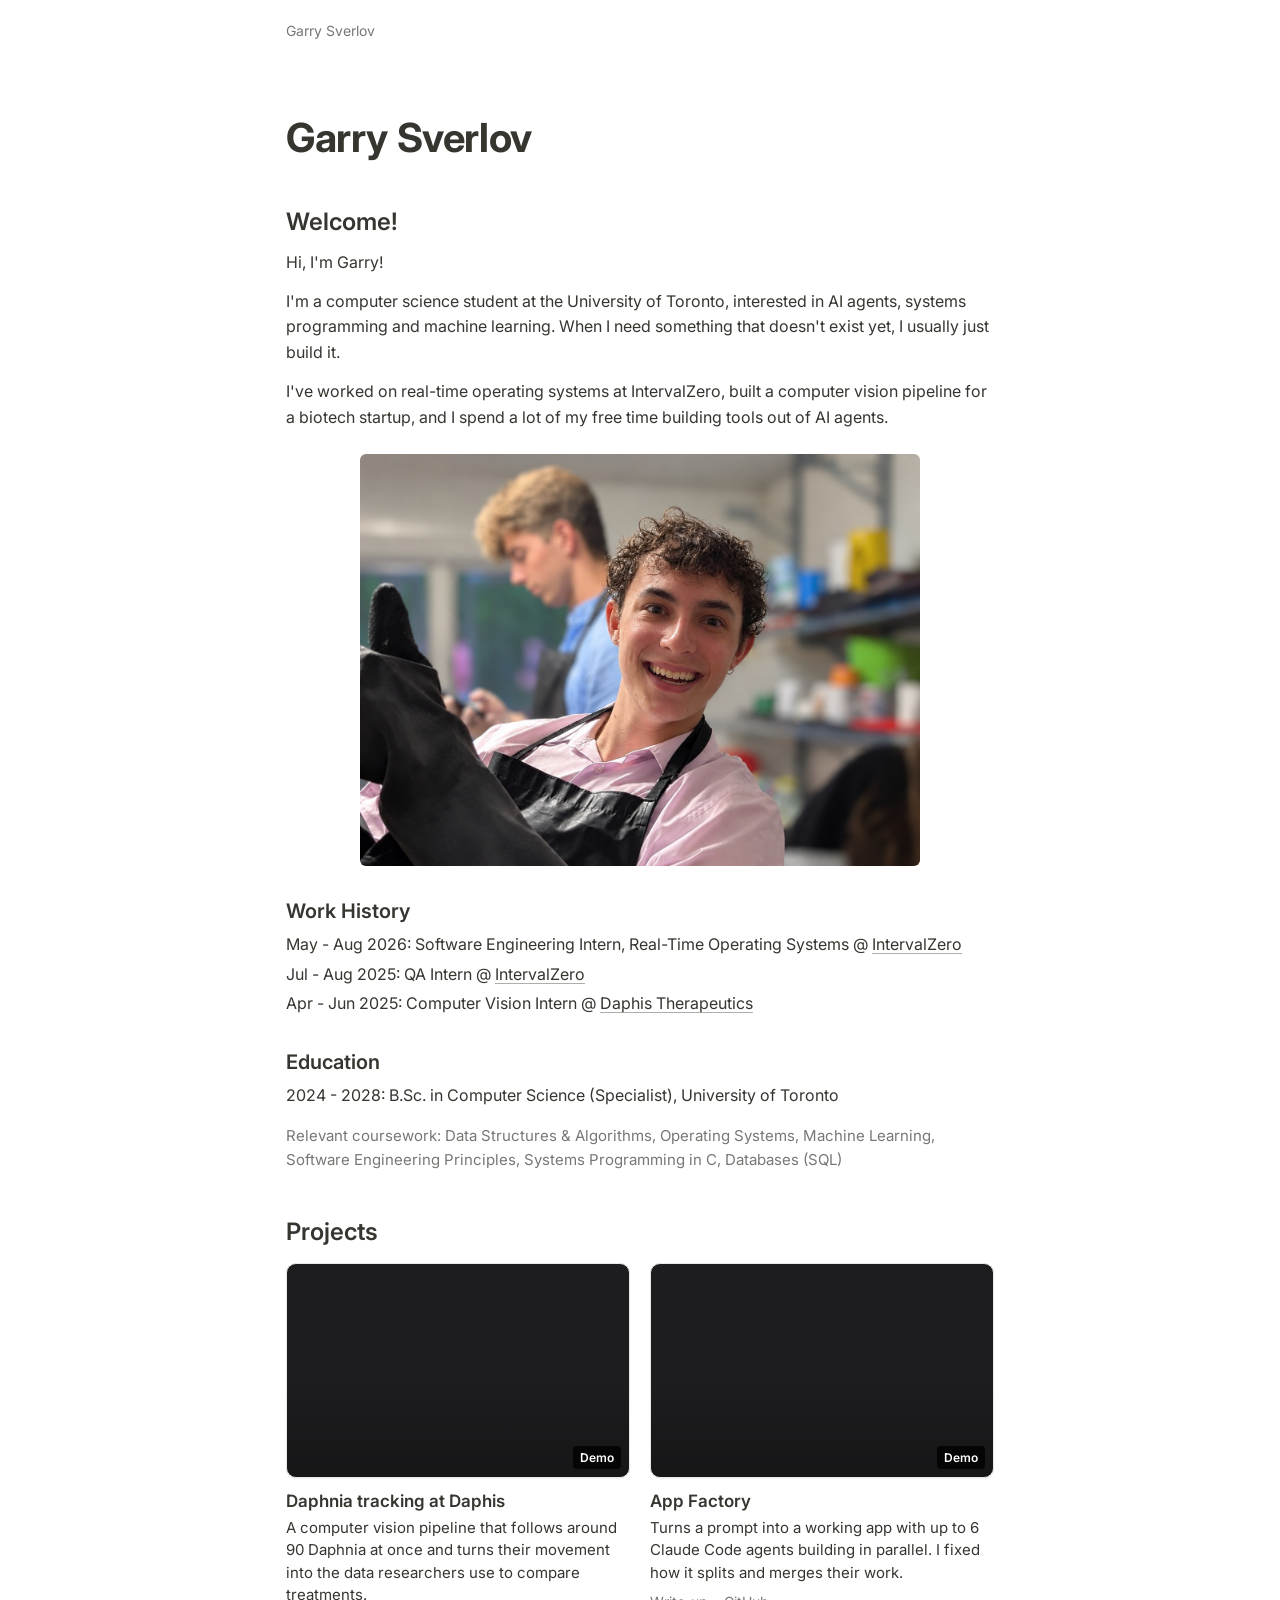
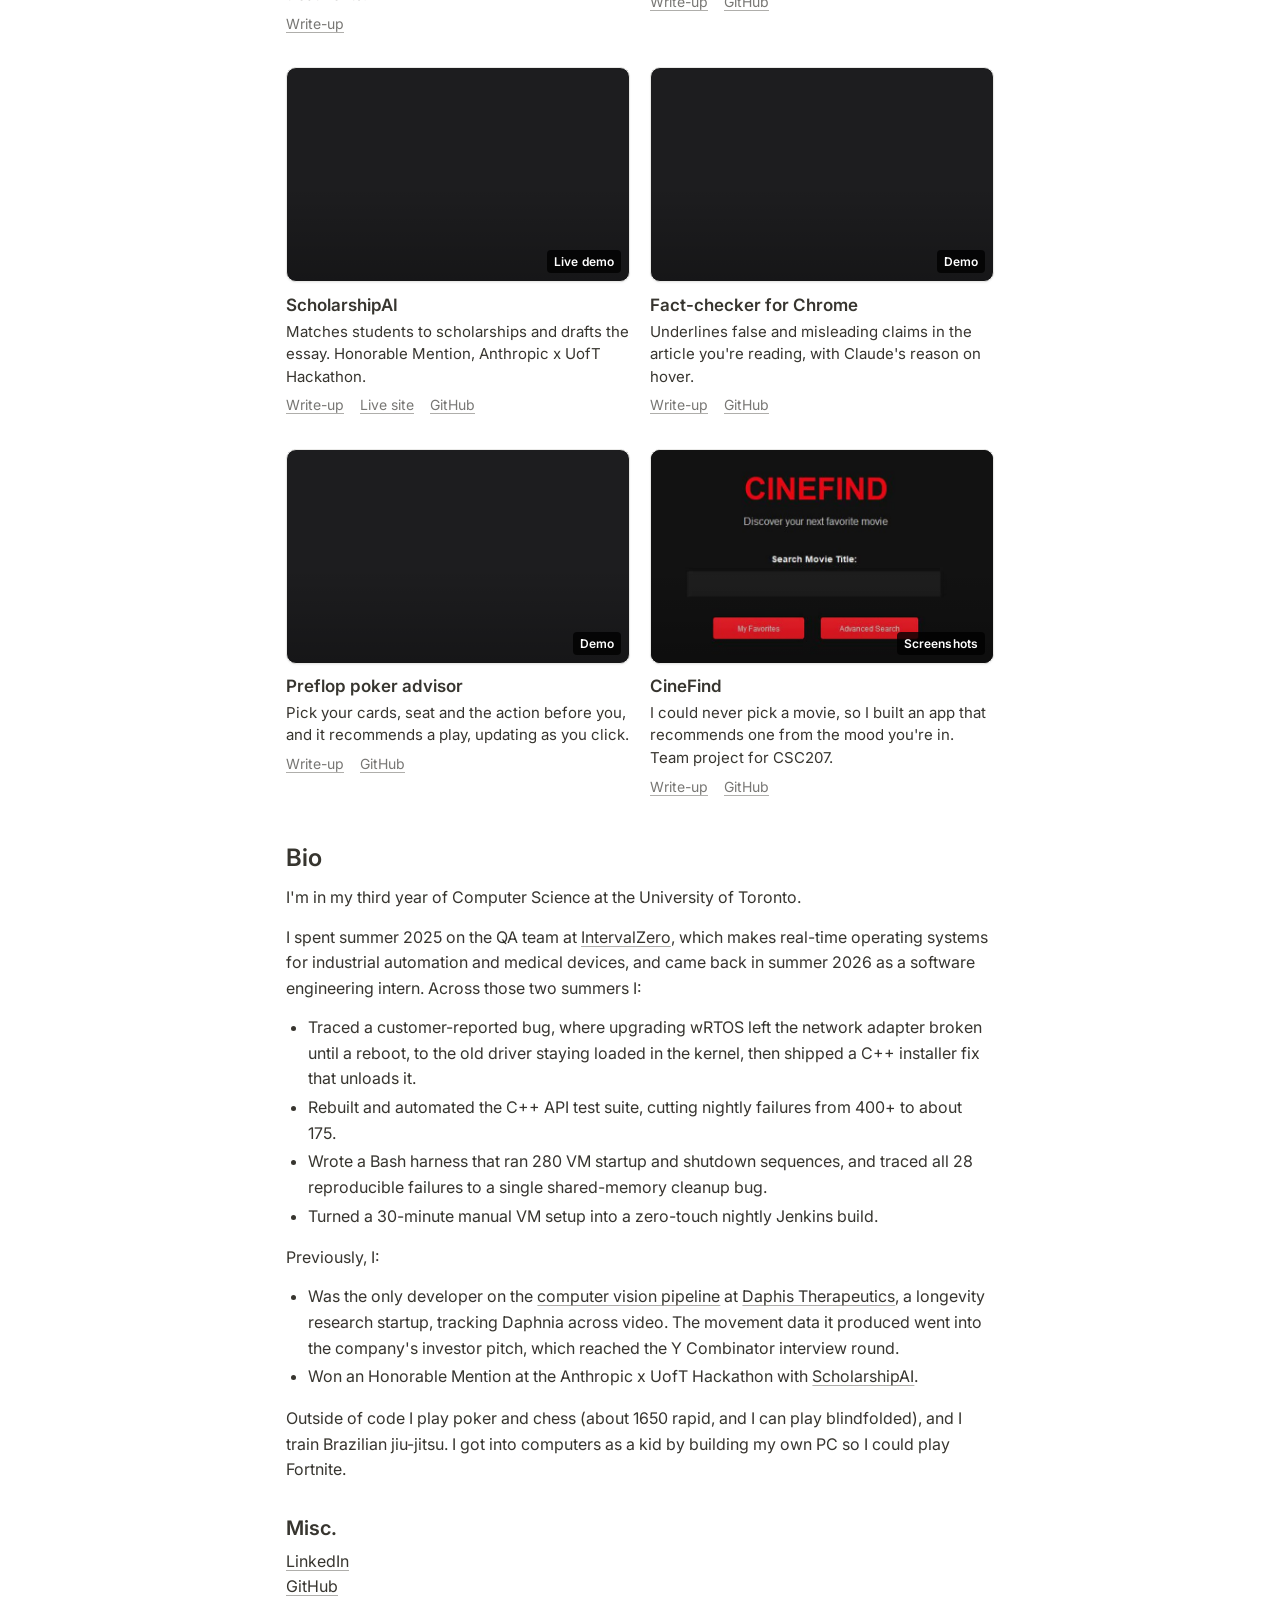
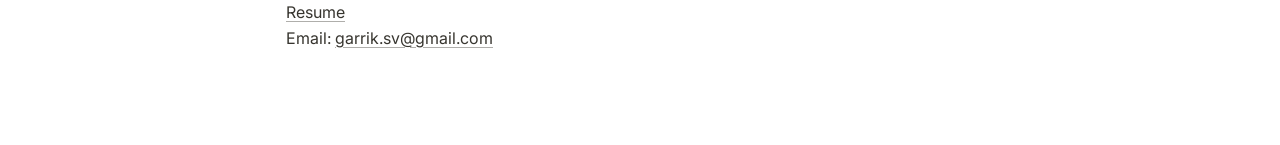
<file: index.html>
<!doctype html>
<html lang="en">
<head>
<meta charset="utf-8">
<meta name="viewport" content="width=device-width, initial-scale=1, viewport-fit=cover">
<title>Garry Sverlov</title>
<meta name="claude:viewport-fit-sides" content="cover">
<meta name="description" content="Garry Sverlov, computer science student at the University of Toronto. Work history, projects and contact.">
<link rel="preconnect" href="https://fonts.googleapis.com">
<link rel="preconnect" href="https://fonts.gstatic.com" crossorigin>
<link href="https://fonts.googleapis.com/css2?family=Inter:wght@400;500;600;700&display=swap" rel="stylesheet">
<link rel="stylesheet" href="style.css">
</head>
<body>
<main class="page">

  <div class="crumb">Garry Sverlov</div>

  <h1>Garry Sverlov</h1>

  <h2>Welcome!</h2>
  <p>Hi, I'm Garry!</p>
  <p>I'm a computer science student at the University of Toronto, interested in AI agents, systems programming and machine learning. When I need something that doesn't exist yet, I usually just build it.</p>
  <p>I've worked on real-time operating systems at IntervalZero, built a computer vision pipeline for a biotech startup, and I spend a lot of my free time building tools out of AI agents.</p>

  <figure class="photo">
    <img src="photo.jpg" alt="Garry Sverlov" width="1400" height="1029">
  </figure>

  <h3>Work History</h3>
  <ul class="lines">
    <li>May - Aug 2026: Software Engineering Intern, Real-Time Operating Systems @ <a href="https://www.intervalzero.com/">IntervalZero</a></li>
    <li>Jul - Aug 2025: QA Intern @ <a href="https://www.intervalzero.com/">IntervalZero</a></li>
    <li>Apr - Jun 2025: Computer Vision Intern @ <a href="https://daphistx.com/">Daphis Therapeutics</a></li>
  </ul>

  <h3>Education</h3>
  <ul class="lines">
    <li>2024 - 2028: B.Sc. in Computer Science (Specialist), University of Toronto</li>
  </ul>
  <p class="muted" style="font-size:15px">Relevant coursework: Data Structures &amp; Algorithms, Operating Systems, Machine Learning, Software Engineering Principles, Systems Programming in C, Databases (SQL)</p>

  <h2>Projects</h2>
  <div class="cards">
    <article class="card">
      <a class="thumb" href="projects/daphnia-tracking.html" aria-label="Daphnia tracking at Daphis">
        <video src="thumbs/daphnia-tracking.mp4" autoplay muted loop playsinline preload="metadata"></video>
        <span class="badge">Demo</span>
      </a>
      <a class="card-title" href="projects/daphnia-tracking.html">Daphnia tracking at Daphis</a>
      <p>A computer vision pipeline that follows around 90 Daphnia at once and turns their movement into the data researchers use to compare treatments.</p>
      <div class="proj-links"><a href="projects/daphnia-tracking.html">Write-up</a></div>
    </article>
    <article class="card">
      <a class="thumb" href="projects/app-factory.html" aria-label="App Factory">
        <video src="thumbs/app-factory.mp4" autoplay muted loop playsinline preload="metadata"></video>
        <span class="badge">Demo</span>
      </a>
      <a class="card-title" href="projects/app-factory.html">App Factory</a>
      <p>Turns a prompt into a working app with up to 6 Claude Code agents building in parallel. I fixed how it splits and merges their work.</p>
      <div class="proj-links"><a href="projects/app-factory.html">Write-up</a><a href="https://github.com/gsverlov/App-factory">GitHub</a></div>
    </article>
    <article class="card">
      <a class="thumb" href="projects/scholarshipai.html" aria-label="ScholarshipAI">
        <video src="thumbs/scholarshipai.mp4" autoplay muted loop playsinline preload="metadata"></video>
        <span class="badge">Live demo</span>
      </a>
      <a class="card-title" href="projects/scholarshipai.html">ScholarshipAI</a>
      <p>Matches students to scholarships and drafts the essay. Honorable Mention, Anthropic x UofT Hackathon.</p>
      <div class="proj-links"><a href="projects/scholarshipai.html">Write-up</a><a href="https://scholarship-ai--garriksv3.replit.app/">Live site</a><a href="https://github.com/gsverlov/scholarship-hackathon">GitHub</a></div>
    </article>
    <article class="card">
      <a class="thumb" href="projects/fact-checker.html" aria-label="Fact-checker for Chrome">
        <video src="thumbs/fact-checker.mp4" autoplay muted loop playsinline preload="metadata"></video>
        <span class="badge">Demo</span>
      </a>
      <a class="card-title" href="projects/fact-checker.html">Fact-checker for Chrome</a>
      <p>Underlines false and misleading claims in the article you're reading, with Claude's reason on hover.</p>
      <div class="proj-links"><a href="projects/fact-checker.html">Write-up</a><a href="https://github.com/gsverlov/factcheck-extension">GitHub</a></div>
    </article>
    <article class="card">
      <a class="thumb" href="projects/poker-advisor.html" aria-label="Preflop poker advisor">
        <video src="thumbs/poker-advisor.mp4" autoplay muted loop playsinline preload="metadata"></video>
        <span class="badge">Demo</span>
      </a>
      <a class="card-title" href="projects/poker-advisor.html">Preflop poker advisor</a>
      <p>Pick your cards, seat and the action before you, and it recommends a play, updating as you click.</p>
      <div class="proj-links"><a href="projects/poker-advisor.html">Write-up</a><a href="https://github.com/gsverlov/PreflopPoker2">GitHub</a></div>
    </article>
    <article class="card">
      <a class="thumb" href="projects/cinefind.html" aria-label="CineFind">
        <img src="thumbs/cinefind.jpg" alt="">
        <span class="badge">Screenshots</span>
      </a>
      <a class="card-title" href="projects/cinefind.html">CineFind</a>
      <p>I could never pick a movie, so I built an app that recommends one from the mood you're in. Team project for CSC207.</p>
      <div class="proj-links"><a href="projects/cinefind.html">Write-up</a><a href="https://github.com/gsverlov/CineFind-Movie-app">GitHub</a></div>
    </article>
  </div>

  <h2>Bio</h2>
  <p>I'm in my third year of Computer Science at the University of Toronto.</p>
  <p>I spent summer 2025 on the QA team at <a href="https://www.intervalzero.com/">IntervalZero</a>, which makes real-time operating systems for industrial automation and medical devices, and came back in summer 2026 as a software engineering intern. Across those two summers I:</p>
  <ul>
    <li>Traced a customer-reported bug, where upgrading wRTOS left the network adapter broken until a reboot, to the old driver staying loaded in the kernel, then shipped a C++ installer fix that unloads it.</li>
    <li>Rebuilt and automated the C++ API test suite, cutting nightly failures from 400+ to about 175.</li>
    <li>Wrote a Bash harness that ran 280 VM startup and shutdown sequences, and traced all 28 reproducible failures to a single shared-memory cleanup bug.</li>
    <li>Turned a 30-minute manual VM setup into a zero-touch nightly Jenkins build.</li>
  </ul>
  <p>Previously, I:</p>
  <ul>
    <li>Was the only developer on the <a href="projects/daphnia-tracking.html">computer vision pipeline</a> at <a href="https://daphistx.com/">Daphis Therapeutics</a>, a longevity research startup, tracking Daphnia across video. The movement data it produced went into the company's investor pitch, which reached the Y Combinator interview round.</li>
    <li>Won an Honorable Mention at the Anthropic x UofT Hackathon with <a href="projects/scholarshipai.html">ScholarshipAI</a>.</li>
  </ul>
  <p>Outside of code I play poker and chess (about 1650 rapid, and I can play blindfolded), and I train Brazilian jiu-jitsu. I got into computers as a kid by building my own PC so I could play Fortnite.</p>

  <h3>Misc.</h3>
  <p><a href="https://www.linkedin.com/in/garry-sverlov-aab6aa297/">LinkedIn</a><br>
     <a href="https://github.com/gsverlov">GitHub</a><br>
     <a href="resume.pdf">Resume</a><br>
     Email: <a href="mailto:garrik.sv@gmail.com">garrik.sv@gmail.com</a></p>

</main>
<script>
  if (window.matchMedia && window.matchMedia("(prefers-reduced-motion: reduce)").matches) {
    document.querySelectorAll("video").forEach((v) => { v.removeAttribute("autoplay"); v.pause(); });
  }
</script>
<script>
  // Open every page at the top, even if the browser tries to restore an old scroll position.
  if ("scrollRestoration" in history) history.scrollRestoration = "manual";
  window.scrollTo(0, 0);
  window.addEventListener("load", () => {
    if (location.hash) return;
    window.scrollTo(0, 0);
    // In an embedded preview the outer page scrolls, so ask it to bring the top into view too.
    const top = document.body;
    try { top.scrollIntoView({ block: "start" }); } catch (_) {}
  });
</script>
</body>
</html>
</file>
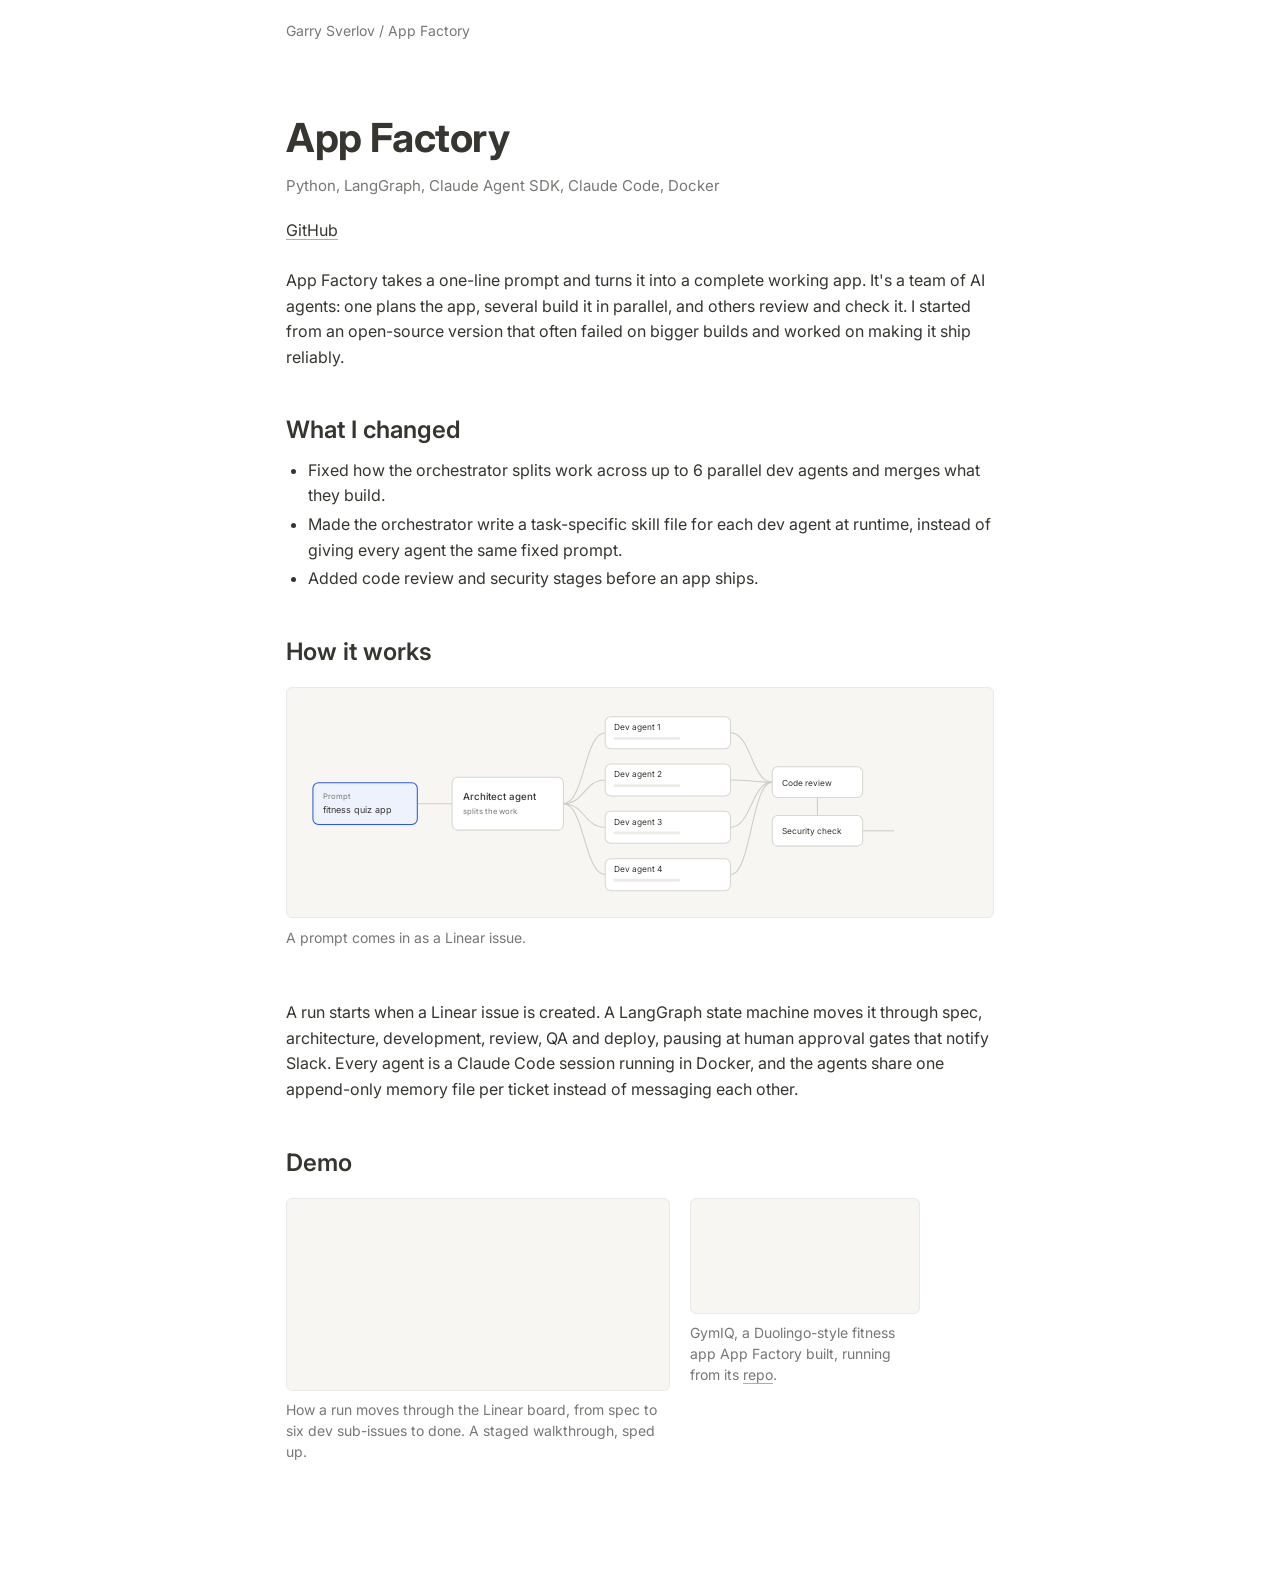
<file: projects/app-factory.html>
<!doctype html>
<html lang="en">
<head>
<meta charset="utf-8">
<meta name="viewport" content="width=device-width, initial-scale=1, viewport-fit=cover">
<title>App Factory - Garry Sverlov</title>
<link rel="preconnect" href="https://fonts.googleapis.com">
<link rel="preconnect" href="https://fonts.gstatic.com" crossorigin>
<link href="https://fonts.googleapis.com/css2?family=Inter:wght@400;500;600;700&display=swap" rel="stylesheet">
<link rel="stylesheet" href="../style.css">
</head>
<body>
<main class="page">
  <div class="crumb"><a href="../">Garry Sverlov</a> / App Factory</div>

  <h1>App Factory</h1>
  <p class="meta">Python, LangGraph, Claude Agent SDK, Claude Code, Docker</p>
  <div class="links"><a href="https://github.com/gsverlov/App-factory">GitHub</a></div>

  <p>App Factory takes a one-line prompt and turns it into a complete working app. It's a team of AI agents: one plans the app, several build it in parallel, and others review and check it. I started from an open-source version that often failed on bigger builds and worked on making it ship reliably.</p>

  <h2>What I changed</h2>
  <ul>
    <li>Fixed how the orchestrator splits work across up to 6 parallel dev agents and merges what they build.</li>
    <li>Made the orchestrator write a task-specific skill file for each dev agent at runtime, instead of giving every agent the same fixed prompt.</li>
    <li>Added code review and security stages before an app ships.</li>
  </ul>

  <h2>How it works</h2>
  <figure>
    <div class="diagram-wrap"><div class="diagram"><svg id="af-svg" viewBox="0 0 980 300" role="img" aria-label="A prompt goes to an architect agent, which splits it across parallel dev agents, then code review, a security check, and a working app."></svg></div></div>
    <p class="diagram-cap" id="af-cap"></p>
  </figure>
  <p>A run starts when a Linear issue is created. A LangGraph state machine moves it through spec, architecture, development, review, QA and deploy, pausing at human approval gates that notify Slack. Every agent is a Claude Code session running in Docker, and the agents share one append-only memory file per ticket instead of messaging each other.</p>

  <h2>Demo</h2>
  <div class="pair">
    <figure class="clip w-linear">
      <video src="../media/appfactory-linear.mp4" autoplay muted loop playsinline preload="metadata" aria-label="Linear board as a run moves from spec to done"></video>
      <figcaption>How a run moves through the Linear board, from spec to six dev sub-issues to done. A staged walkthrough, sped up.</figcaption>
    </figure>
    <figure class="clip w-gym">
      <video src="../media/gymiq-demo.mp4" autoplay muted loop playsinline preload="metadata" aria-label="GymIQ: signing up, picking a goal, opening a lesson"></video>
      <figcaption>GymIQ, a Duolingo-style fitness app App Factory built, running from its <a href="https://github.com/gsverlov/gymiqv6v6-duolingo-style-fitness-knowledge-app">repo</a>.</figcaption>
    </figure>
  </div>
</main>
<script src="../diagrams.js"></script>
<script>
  appFactoryDiagram();
  if (window.matchMedia && window.matchMedia("(prefers-reduced-motion: reduce)").matches) {
    document.querySelectorAll("video").forEach((v) => { v.removeAttribute("autoplay"); v.pause(); v.controls = true; });
  }
</script>
<script>
  // Open every page at the top, even if the browser tries to restore an old scroll position.
  if ("scrollRestoration" in history) history.scrollRestoration = "manual";
  window.scrollTo(0, 0);
  window.addEventListener("load", () => {
    if (location.hash) return;
    window.scrollTo(0, 0);
    // In an embedded preview the outer page scrolls, so ask it to bring the top into view too.
    const top = document.body;
    try { top.scrollIntoView({ block: "start" }); } catch (_) {}
  });
</script>
</body>
</html>
</file>
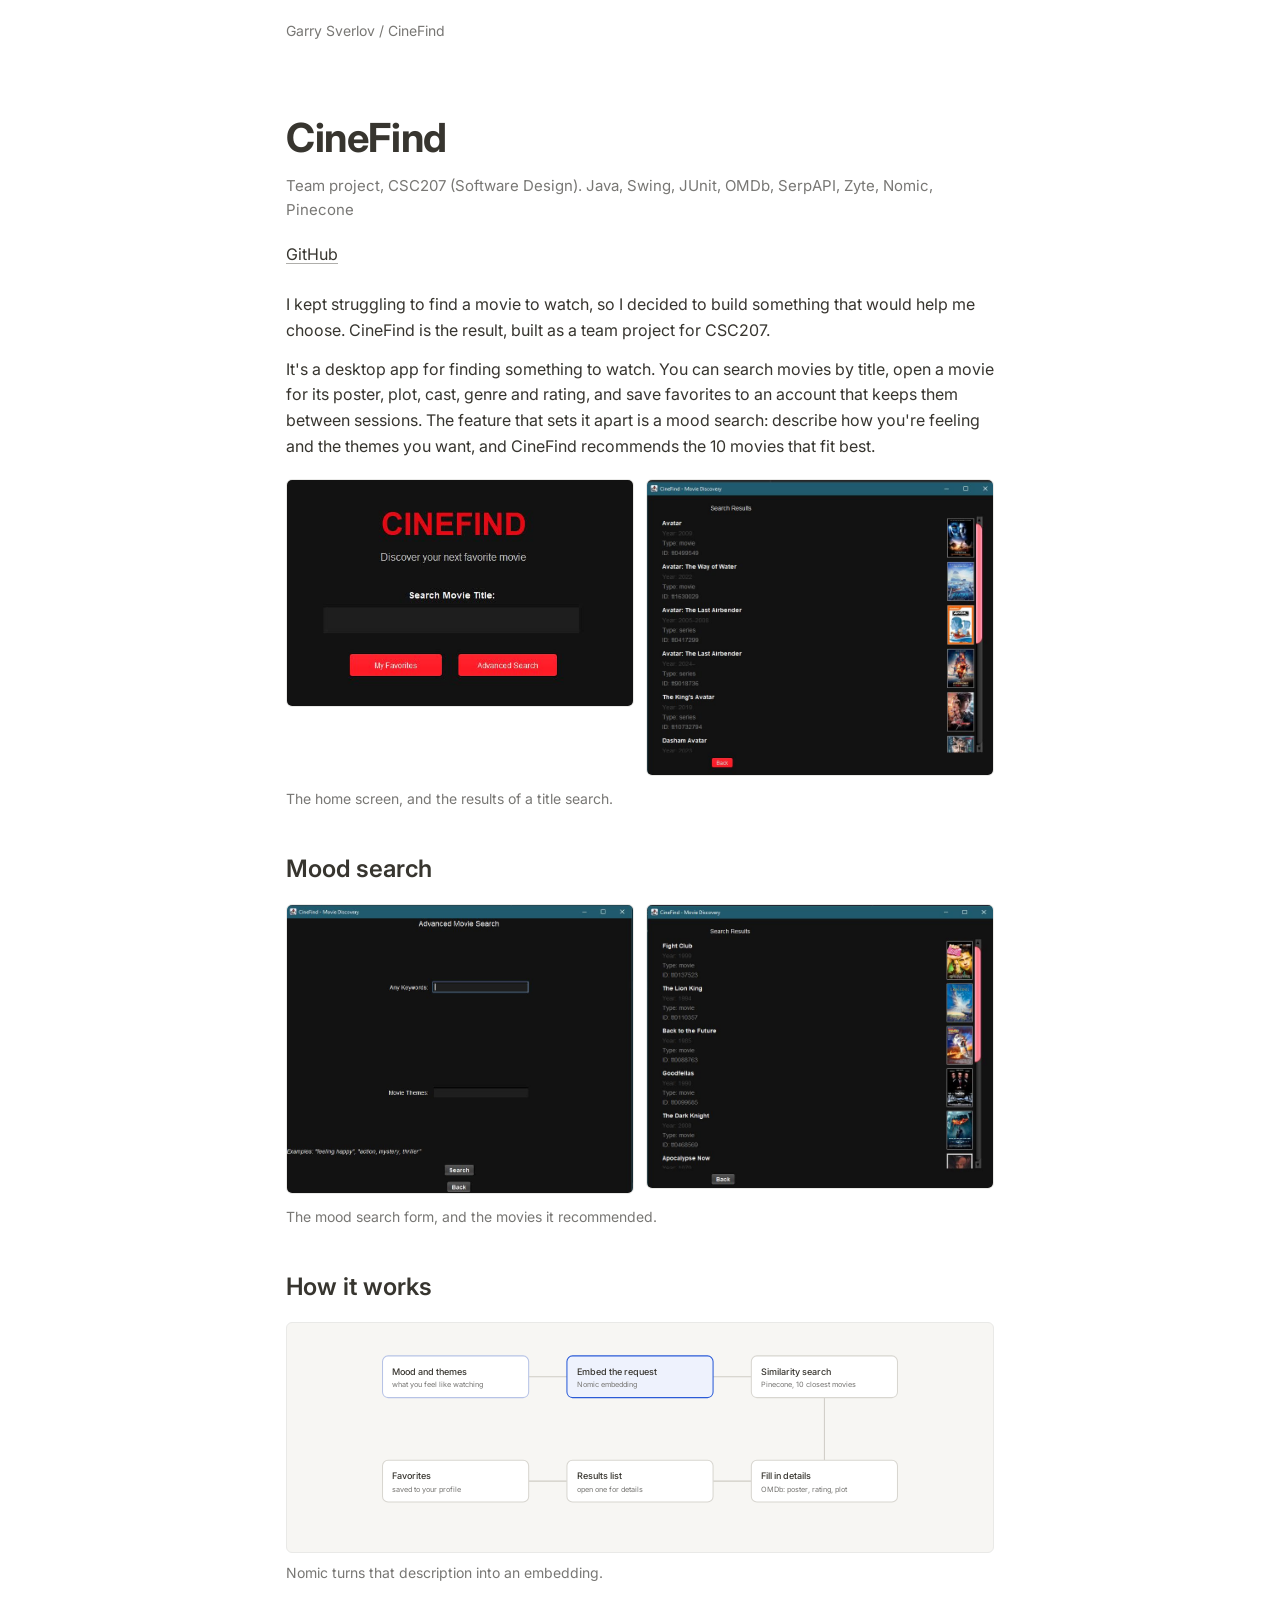
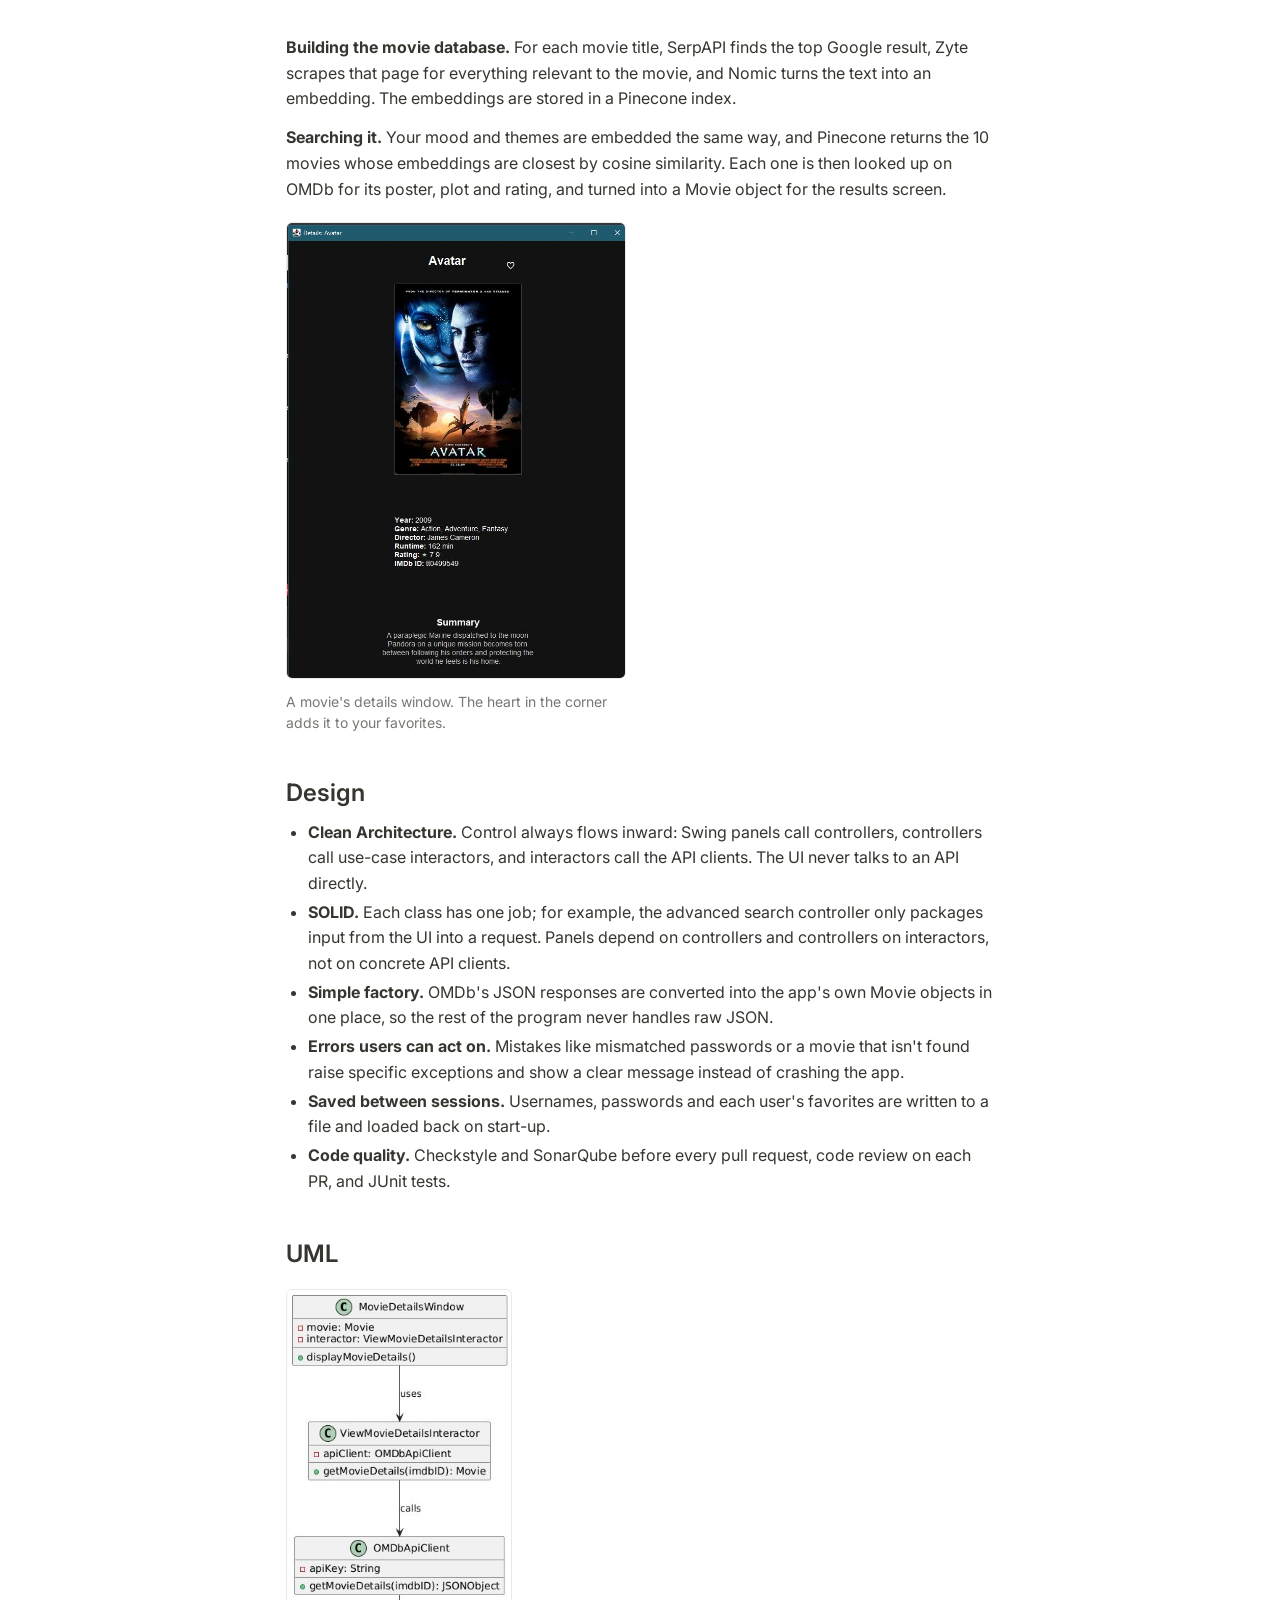
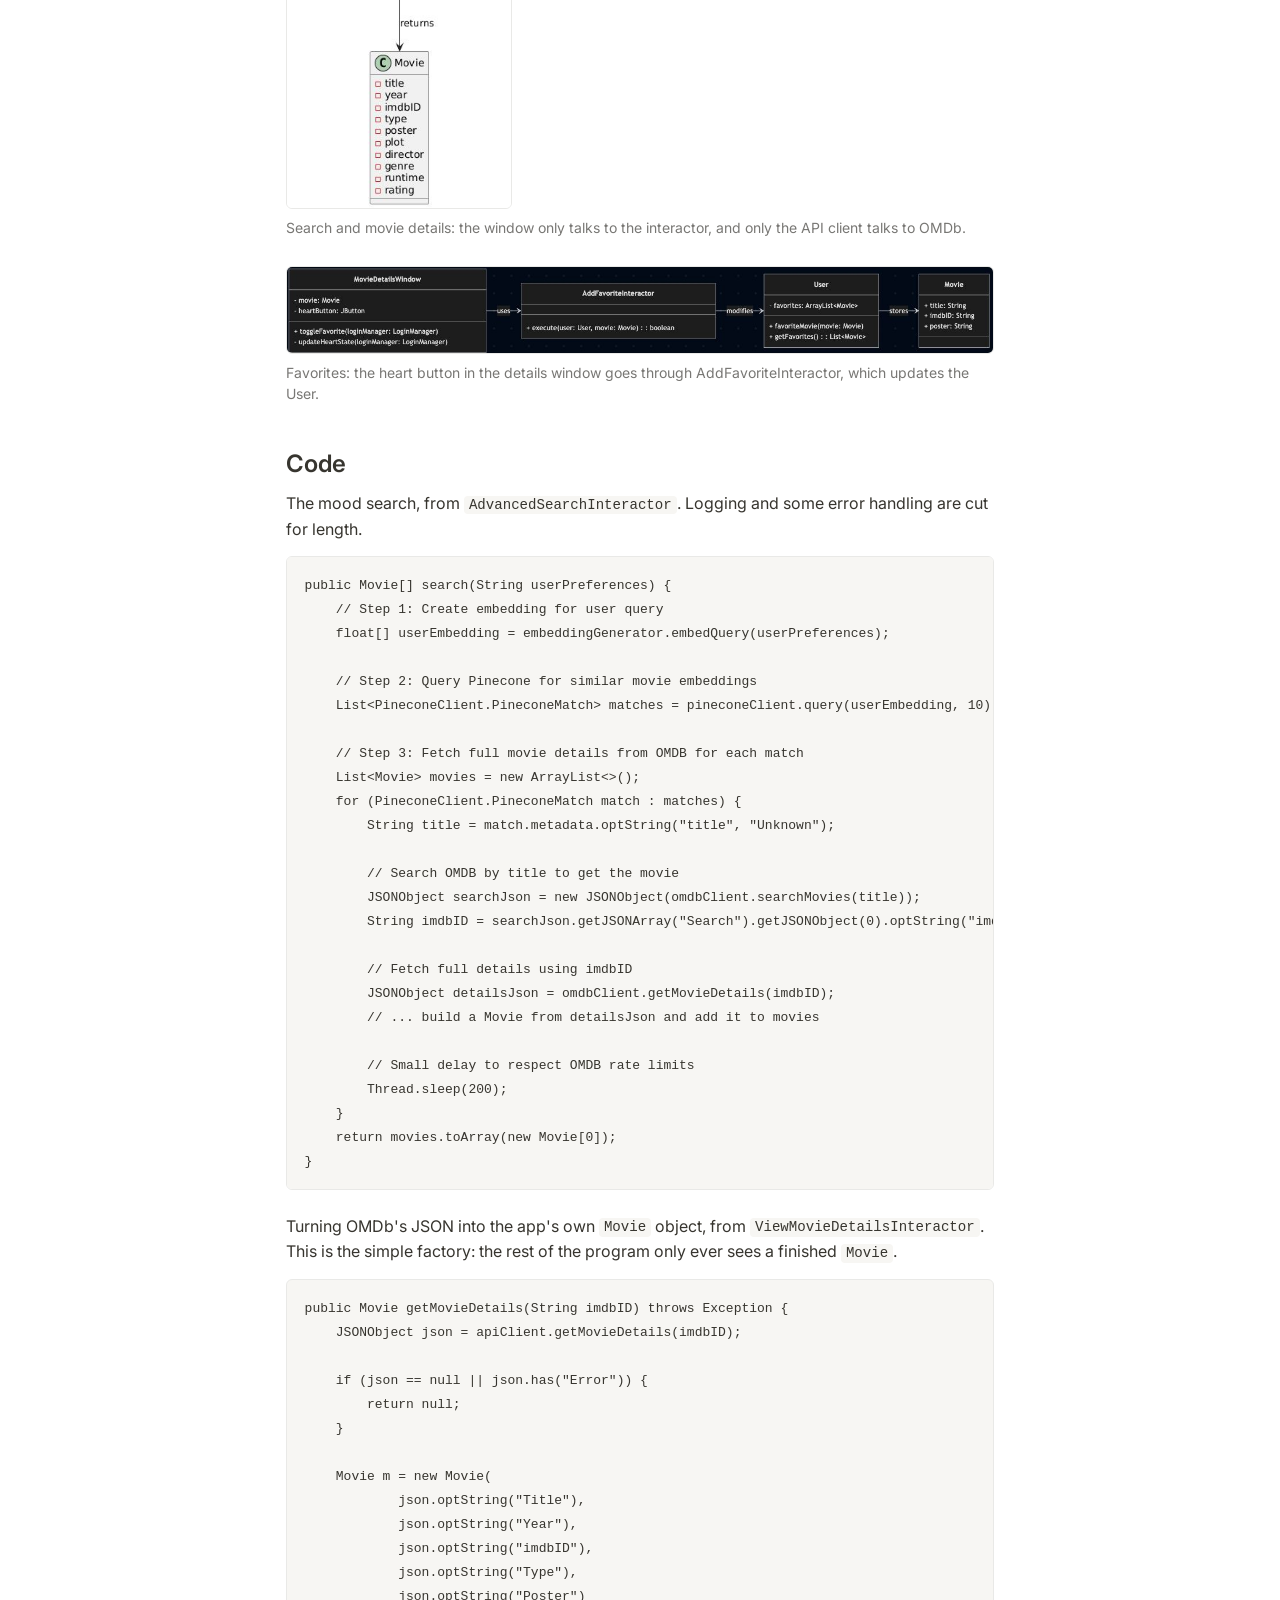
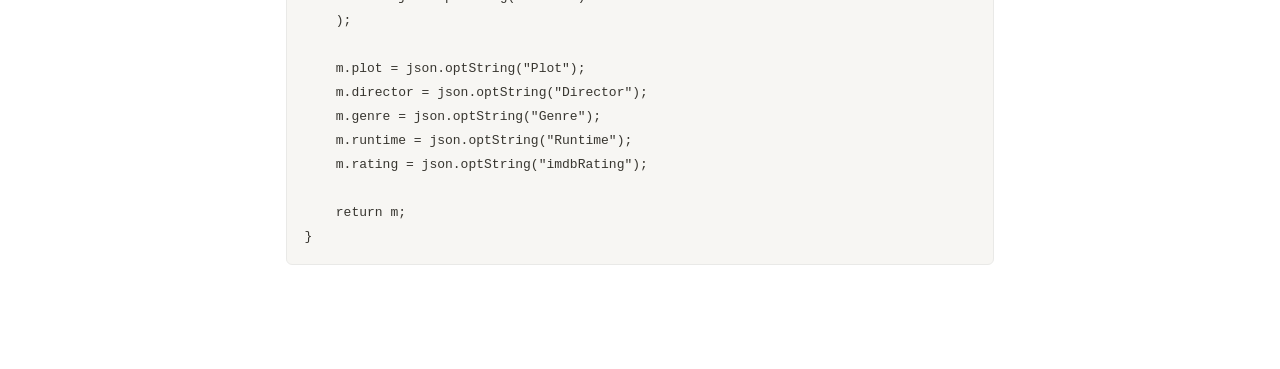
<file: projects/cinefind.html>
<!doctype html>
<html lang="en">
<head>
<meta charset="utf-8">
<meta name="viewport" content="width=device-width, initial-scale=1, viewport-fit=cover">
<title>CineFind - Garry Sverlov</title>
<link rel="preconnect" href="https://fonts.googleapis.com">
<link rel="preconnect" href="https://fonts.gstatic.com" crossorigin>
<link href="https://fonts.googleapis.com/css2?family=Inter:wght@400;500;600;700&display=swap" rel="stylesheet">
<link rel="stylesheet" href="../style.css">
</head>
<body>
<main class="page">
  <div class="crumb"><a href="../">Garry Sverlov</a> / CineFind</div>

  <h1>CineFind</h1>
  <p class="meta">Team project, CSC207 (Software Design). Java, Swing, JUnit, OMDb, SerpAPI, Zyte, Nomic, Pinecone</p>
  <div class="links"><a href="https://github.com/gsverlov/CineFind-Movie-app">GitHub</a></div>

  <p>I kept struggling to find a movie to watch, so I decided to build something that would help me choose. CineFind is the result, built as a team project for CSC207.</p>
  <p>It's a desktop app for finding something to watch. You can search movies by title, open a movie for its poster, plot, cast, genre and rating, and save favorites to an account that keeps them between sessions. The feature that sets it apart is a mood search: describe how you're feeling and the themes you want, and CineFind recommends the 10 movies that fit best.</p>

  <figure class="shots">
    <img src="../media/cinefind/home.jpg" alt="CineFind home screen with a title search box and My Favorites and Advanced Search buttons">
    <img src="../media/cinefind/search-results.jpg" alt="Search results for Avatar, each with a poster, year and type">
    <figcaption>The home screen, and the results of a title search.</figcaption>
  </figure>

  <h2>Mood search</h2>
  <figure class="shots">
    <img src="../media/cinefind/mood-search.jpg" alt="Advanced Movie Search screen with keyword and movie theme fields">
    <img src="../media/cinefind/mood-results.jpg" alt="Mood search results including Fight Club, The Lion King, Back to the Future, Goodfellas and The Dark Knight">
    <figcaption>The mood search form, and the movies it recommended.</figcaption>
  </figure>

  <h2>How it works</h2>
  <figure>
    <div class="diagram-wrap"><div class="diagram"><svg id="cf-svg" viewBox="0 0 980 300" role="img" aria-label="Mood and themes are embedded with Nomic, Pinecone finds the 10 closest movies, OMDb fills in details, and you browse results and save favorites."></svg></div></div>
    <p class="diagram-cap" id="cf-cap"></p>
  </figure>
  <p><strong>Building the movie database.</strong> For each movie title, SerpAPI finds the top Google result, Zyte scrapes that page for everything relevant to the movie, and Nomic turns the text into an embedding. The embeddings are stored in a Pinecone index.</p>
  <p><strong>Searching it.</strong> Your mood and themes are embedded the same way, and Pinecone returns the 10 movies whose embeddings are closest by cosine similarity. Each one is then looked up on OMDb for its poster, plot and rating, and turned into a Movie object for the results screen.</p>

  <figure class="shots one">
    <img src="../media/cinefind/movie-details.jpg" alt="Movie details window for Avatar with poster, year, genre, director, runtime, rating and summary">
    <figcaption>A movie's details window. The heart in the corner adds it to your favorites.</figcaption>
  </figure>

  <h2>Design</h2>
  <ul>
    <li><strong>Clean Architecture.</strong> Control always flows inward: Swing panels call controllers, controllers call use-case interactors, and interactors call the API clients. The UI never talks to an API directly.</li>
    <li><strong>SOLID.</strong> Each class has one job; for example, the advanced search controller only packages input from the UI into a request. Panels depend on controllers and controllers on interactors, not on concrete API clients.</li>
    <li><strong>Simple factory.</strong> OMDb's JSON responses are converted into the app's own Movie objects in one place, so the rest of the program never handles raw JSON.</li>
    <li><strong>Errors users can act on.</strong> Mistakes like mismatched passwords or a movie that isn't found raise specific exceptions and show a clear message instead of crashing the app.</li>
    <li><strong>Saved between sessions.</strong> Usernames, passwords and each user's favorites are written to a file and loaded back on start-up.</li>
    <li><strong>Code quality.</strong> Checkstyle and SonarQube before every pull request, code review on each PR, and JUnit tests.</li>
  </ul>

  <h2>UML</h2>
  <figure class="uml">
    <img src="../media/cinefind/uml-movie-details.png" alt="UML: MovieDetailsWindow uses ViewMovieDetailsInteractor, which calls OMDbApiClient, which returns a Movie">
    <figcaption>Search and movie details: the window only talks to the interactor, and only the API client talks to OMDb.</figcaption>
  </figure>
  <figure class="uml wide">
    <img src="../media/cinefind/uml-favorites.png" alt="UML: MovieDetailsWindow uses AddFavoriteInteractor, which modifies User, which stores Movie">
    <figcaption>Favorites: the heart button in the details window goes through AddFavoriteInteractor, which updates the User.</figcaption>
  </figure>

  <h2>Code</h2>
  <p>The mood search, from <code>AdvancedSearchInteractor</code>. Logging and some error handling are cut for length.</p>
<pre><code>public Movie[] search(String userPreferences) {
    // Step 1: Create embedding for user query
    float[] userEmbedding = embeddingGenerator.embedQuery(userPreferences);

    // Step 2: Query Pinecone for similar movie embeddings
    List&lt;PineconeClient.PineconeMatch&gt; matches = pineconeClient.query(userEmbedding, 10);

    // Step 3: Fetch full movie details from OMDB for each match
    List&lt;Movie&gt; movies = new ArrayList&lt;&gt;();
    for (PineconeClient.PineconeMatch match : matches) {
        String title = match.metadata.optString("title", "Unknown");

        // Search OMDB by title to get the movie
        JSONObject searchJson = new JSONObject(omdbClient.searchMovies(title));
        String imdbID = searchJson.getJSONArray("Search").getJSONObject(0).optString("imdbID");

        // Fetch full details using imdbID
        JSONObject detailsJson = omdbClient.getMovieDetails(imdbID);
        // ... build a Movie from detailsJson and add it to movies

        // Small delay to respect OMDB rate limits
        Thread.sleep(200);
    }
    return movies.toArray(new Movie[0]);
}</code></pre>

  <p>Turning OMDb's JSON into the app's own <code>Movie</code> object, from <code>ViewMovieDetailsInteractor</code>. This is the simple factory: the rest of the program only ever sees a finished <code>Movie</code>.</p>
<pre><code>public Movie getMovieDetails(String imdbID) throws Exception {
    JSONObject json = apiClient.getMovieDetails(imdbID);

    if (json == null || json.has("Error")) {
        return null;
    }

    Movie m = new Movie(
            json.optString("Title"),
            json.optString("Year"),
            json.optString("imdbID"),
            json.optString("Type"),
            json.optString("Poster")
    );

    m.plot = json.optString("Plot");
    m.director = json.optString("Director");
    m.genre = json.optString("Genre");
    m.runtime = json.optString("Runtime");
    m.rating = json.optString("imdbRating");

    return m;
}</code></pre>
</main>
<script src="../diagrams.js"></script>
<script>
  flowDiagram("cf", {
    loop: 10,
    nodes: [
      { id: "a", x: 120, y: 30, w: 210, t: "Mood and themes", s: "what you feel like watching", on: 0.2, off: 1.5 },
      { id: "b", x: 385, y: 30, w: 210, t: "Embed the request", s: "Nomic embedding", on: 1.5, off: 2.8 },
      { id: "c", x: 650, y: 30, w: 210, t: "Similarity search", s: "Pinecone, 10 closest movies", on: 2.8, off: 4.1 },
      { id: "d", x: 650, y: 180, w: 210, t: "Fill in details", s: "OMDb: poster, rating, plot", on: 4.1, off: 5.4 },
      { id: "e", x: 385, y: 180, w: 210, t: "Results list", s: "open one for details", on: 5.4, off: 6.7 },
      { id: "f", x: 120, y: 180, w: 210, t: "Favorites", s: "saved to your profile", on: 6.7 }
    ],
    edges: [
      { from: "a", to: "b", s: 0.9, e: 1.5 }, { from: "b", to: "c", s: 2.2, e: 2.8 },
      { from: "c", to: "d", s: 3.5, e: 4.1, down: true },
      { from: "d", to: "e", s: 4.8, e: 5.4 }, { from: "e", to: "f", s: 6.1, e: 6.7 }
    ],
    caps: [
      [0, "You describe your mood and the themes you want."],
      [1.5, "Nomic turns that description into an embedding."],
      [2.8, "Pinecone finds the 10 movies whose embeddings are closest to yours."],
      [4.1, "Each title is looked up on OMDb for its poster, rating and plot."],
      [5.4, "You browse the results and open one for its full details."],
      [6.7, "Movies you like are saved to your profile as favorites."]
    ],
    still: "Your mood and themes are embedded with Nomic, Pinecone returns the 10 closest movies, OMDb fills in their details, and you browse them and save favorites to your profile."
  });
</script>
<script>
  // Open every page at the top, even if the browser tries to restore an old scroll position.
  if ("scrollRestoration" in history) history.scrollRestoration = "manual";
  window.scrollTo(0, 0);
  window.addEventListener("load", () => {
    if (location.hash) return;
    window.scrollTo(0, 0);
    // In an embedded preview the outer page scrolls, so ask it to bring the top into view too.
    const top = document.body;
    try { top.scrollIntoView({ block: "start" }); } catch (_) {}
  });
</script>
</body>
</html>
</file>
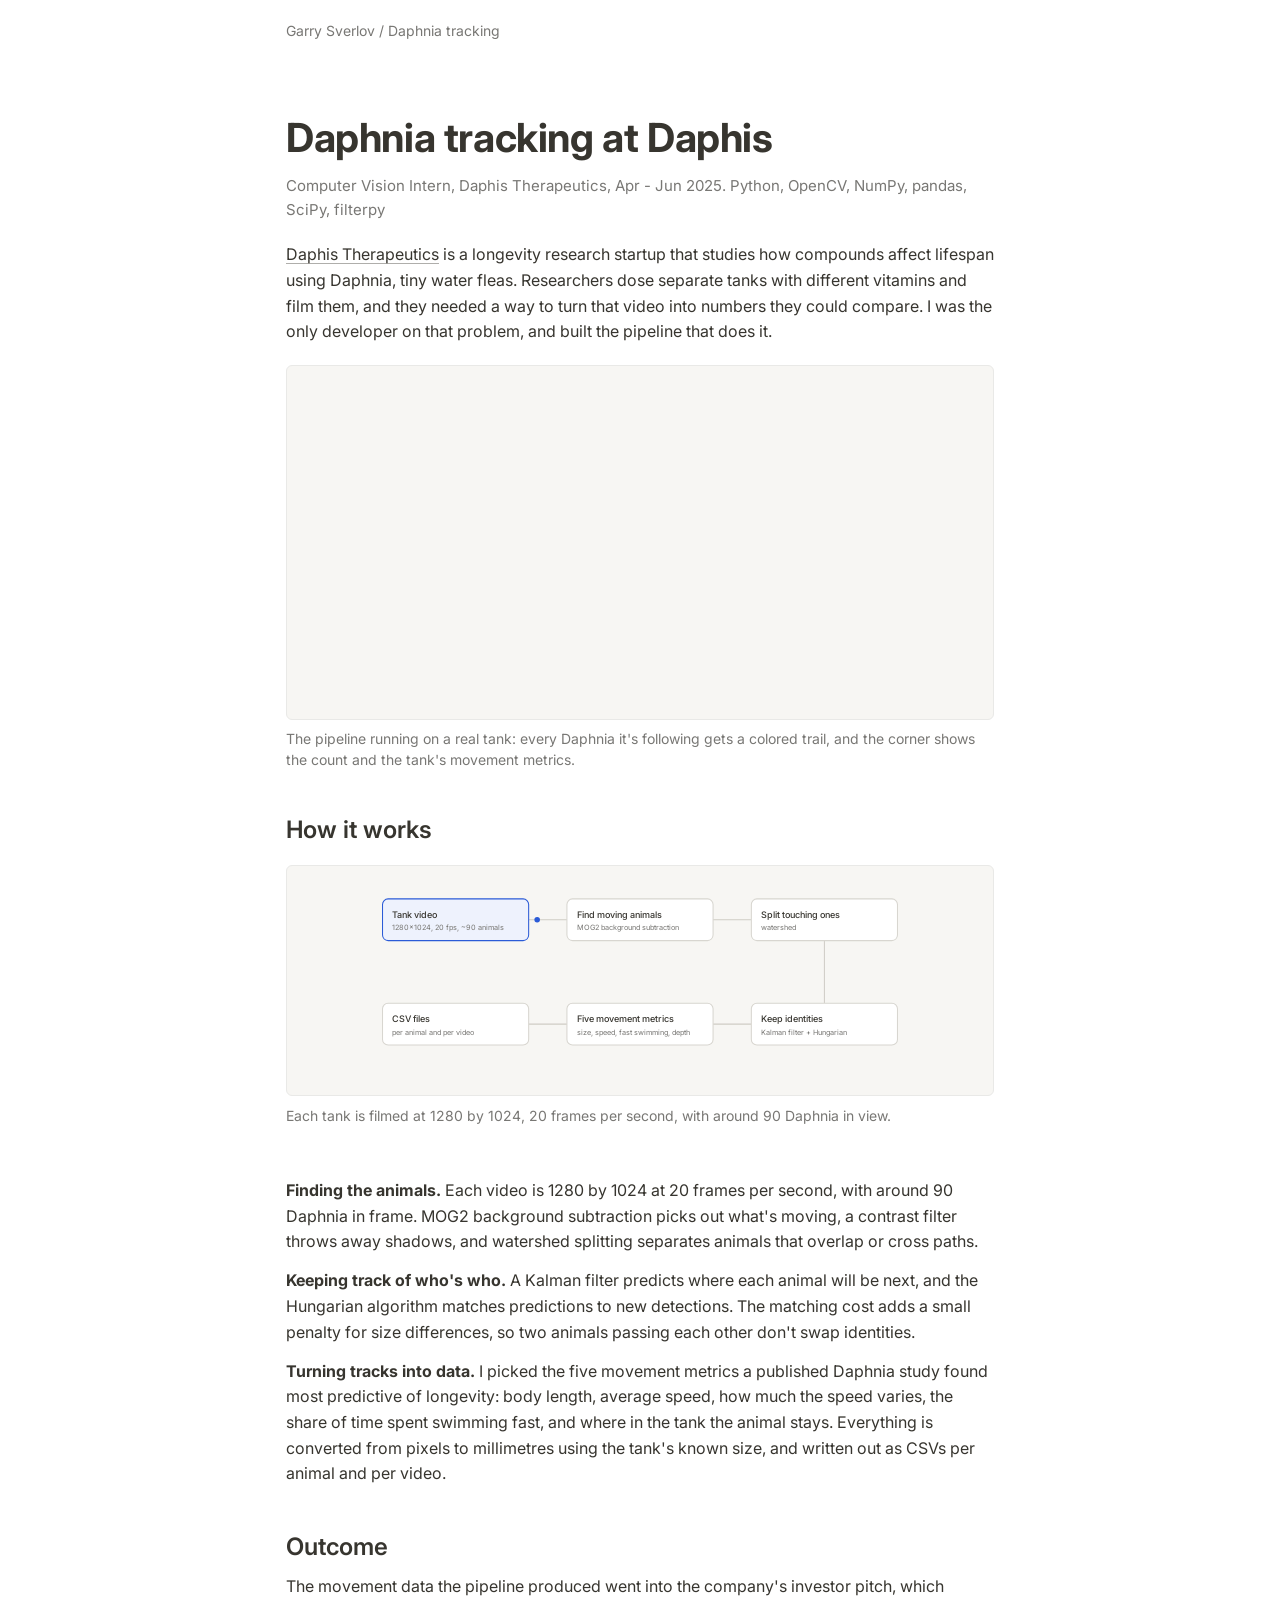
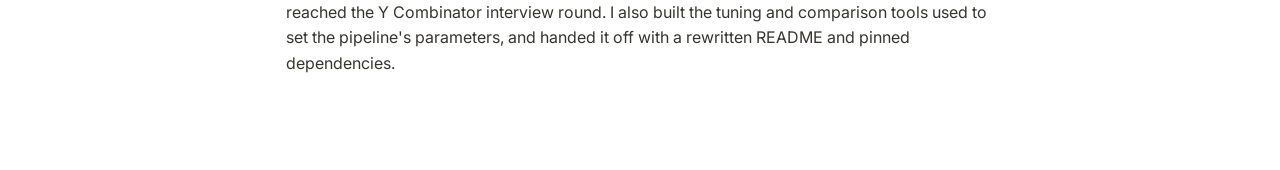
<file: projects/daphnia-tracking.html>
<!doctype html>
<html lang="en">
<head>
<meta charset="utf-8">
<meta name="viewport" content="width=device-width, initial-scale=1, viewport-fit=cover">
<title>Daphnia Tracking - Garry Sverlov</title>
<link rel="preconnect" href="https://fonts.googleapis.com">
<link rel="preconnect" href="https://fonts.gstatic.com" crossorigin>
<link href="https://fonts.googleapis.com/css2?family=Inter:wght@400;500;600;700&display=swap" rel="stylesheet">
<link rel="stylesheet" href="../style.css">
</head>
<body>
<main class="page">
  <div class="crumb"><a href="../">Garry Sverlov</a> / Daphnia tracking</div>

  <h1>Daphnia tracking at Daphis</h1>
  <p class="meta">Computer Vision Intern, Daphis Therapeutics, Apr - Jun 2025. Python, OpenCV, NumPy, pandas, SciPy, filterpy</p>

  <p><a href="https://daphistx.com/">Daphis Therapeutics</a> is a longevity research startup that studies how compounds affect lifespan using Daphnia, tiny water fleas. Researchers dose separate tanks with different vitamins and film them, and they needed a way to turn that video into numbers they could compare. I was the only developer on that problem, and built the pipeline that does it.</p>

  <figure class="clip">
    <video src="../media/daphnia-tracking.mp4" autoplay muted loop playsinline preload="metadata" aria-label="Tracked Daphnia in a tank, each with a colored trail, and movement metrics in the corner"></video>
    <figcaption>The pipeline running on a real tank: every Daphnia it's following gets a colored trail, and the corner shows the count and the tank's movement metrics.</figcaption>
  </figure>

  <h2>How it works</h2>
  <figure>
    <div class="diagram-wrap"><div class="diagram"><svg id="dp-svg" viewBox="0 0 980 300" role="img" aria-label="Tank video, find moving animals with MOG2, split touching animals with watershed, keep identities with a Kalman filter and Hungarian matching, compute five movement metrics, write CSVs."></svg></div></div>
    <p class="diagram-cap" id="dp-cap"></p>
  </figure>
  <p><strong>Finding the animals.</strong> Each video is 1280 by 1024 at 20 frames per second, with around 90 Daphnia in frame. MOG2 background subtraction picks out what's moving, a contrast filter throws away shadows, and watershed splitting separates animals that overlap or cross paths.</p>
  <p><strong>Keeping track of who's who.</strong> A Kalman filter predicts where each animal will be next, and the Hungarian algorithm matches predictions to new detections. The matching cost adds a small penalty for size differences, so two animals passing each other don't swap identities.</p>
  <p><strong>Turning tracks into data.</strong> I picked the five movement metrics a published Daphnia study found most predictive of longevity: body length, average speed, how much the speed varies, the share of time spent swimming fast, and where in the tank the animal stays. Everything is converted from pixels to millimetres using the tank's known size, and written out as CSVs per animal and per video.</p>

  <h2>Outcome</h2>
  <p>The movement data the pipeline produced went into the company's investor pitch, which reached the Y Combinator interview round. I also built the tuning and comparison tools used to set the pipeline's parameters, and handed it off with a rewritten README and pinned dependencies.</p>
</main>
<script src="../diagrams.js"></script>
<script>
  flowDiagram("dp", {
    loop: 10,
    nodes: [
      { id: "a", x: 120, y: 30, w: 210, t: "Tank video", s: "1280×1024, 20 fps, ~90 animals", on: 0.2, off: 1.5 },
      { id: "b", x: 385, y: 30, w: 210, t: "Find moving animals", s: "MOG2 background subtraction", on: 1.5, off: 2.8 },
      { id: "c", x: 650, y: 30, w: 210, t: "Split touching ones", s: "watershed", on: 2.8, off: 4.1 },
      { id: "d", x: 650, y: 180, w: 210, t: "Keep identities", s: "Kalman filter + Hungarian", on: 4.1, off: 5.4 },
      { id: "e", x: 385, y: 180, w: 210, t: "Five movement metrics", s: "size, speed, fast swimming, depth", on: 5.4, off: 6.7 },
      { id: "f", x: 120, y: 180, w: 210, t: "CSV files", s: "per animal and per video", on: 6.7 }
    ],
    edges: [
      { from: "a", to: "b", s: 0.9, e: 1.5 }, { from: "b", to: "c", s: 2.2, e: 2.8 },
      { from: "c", to: "d", s: 3.5, e: 4.1, down: true },
      { from: "d", to: "e", s: 4.8, e: 5.4 }, { from: "e", to: "f", s: 6.1, e: 6.7 }
    ],
    caps: [
      [0, "Each tank is filmed at 1280 by 1024, 20 frames per second, with around 90 Daphnia in view."],
      [1.5, "MOG2 background subtraction picks out what's moving, and a contrast filter removes shadows."],
      [2.8, "Watershed splitting separates animals that overlap or cross paths."],
      [4.1, "A Kalman filter predicts each animal's next position, and the Hungarian algorithm matches it to the right detection."],
      [5.4, "Each animal's track becomes five movement metrics taken from a published longevity study."],
      [6.7, "The results are written out per animal and per video, so researchers can compare tanks dosed with different vitamins."]
    ],
    still: "Tank video goes through MOG2 background subtraction and watershed splitting to find each animal, a Kalman filter with Hungarian matching keeps their identities, and each track becomes five movement metrics written out as CSVs."
  });
</script>
<script>
  // Open every page at the top, even if the browser tries to restore an old scroll position.
  if ("scrollRestoration" in history) history.scrollRestoration = "manual";
  window.scrollTo(0, 0);
  window.addEventListener("load", () => {
    if (location.hash) return;
    window.scrollTo(0, 0);
    // In an embedded preview the outer page scrolls, so ask it to bring the top into view too.
    const top = document.body;
    try { top.scrollIntoView({ block: "start" }); } catch (_) {}
  });
</script>
</body>
</html>
</file>
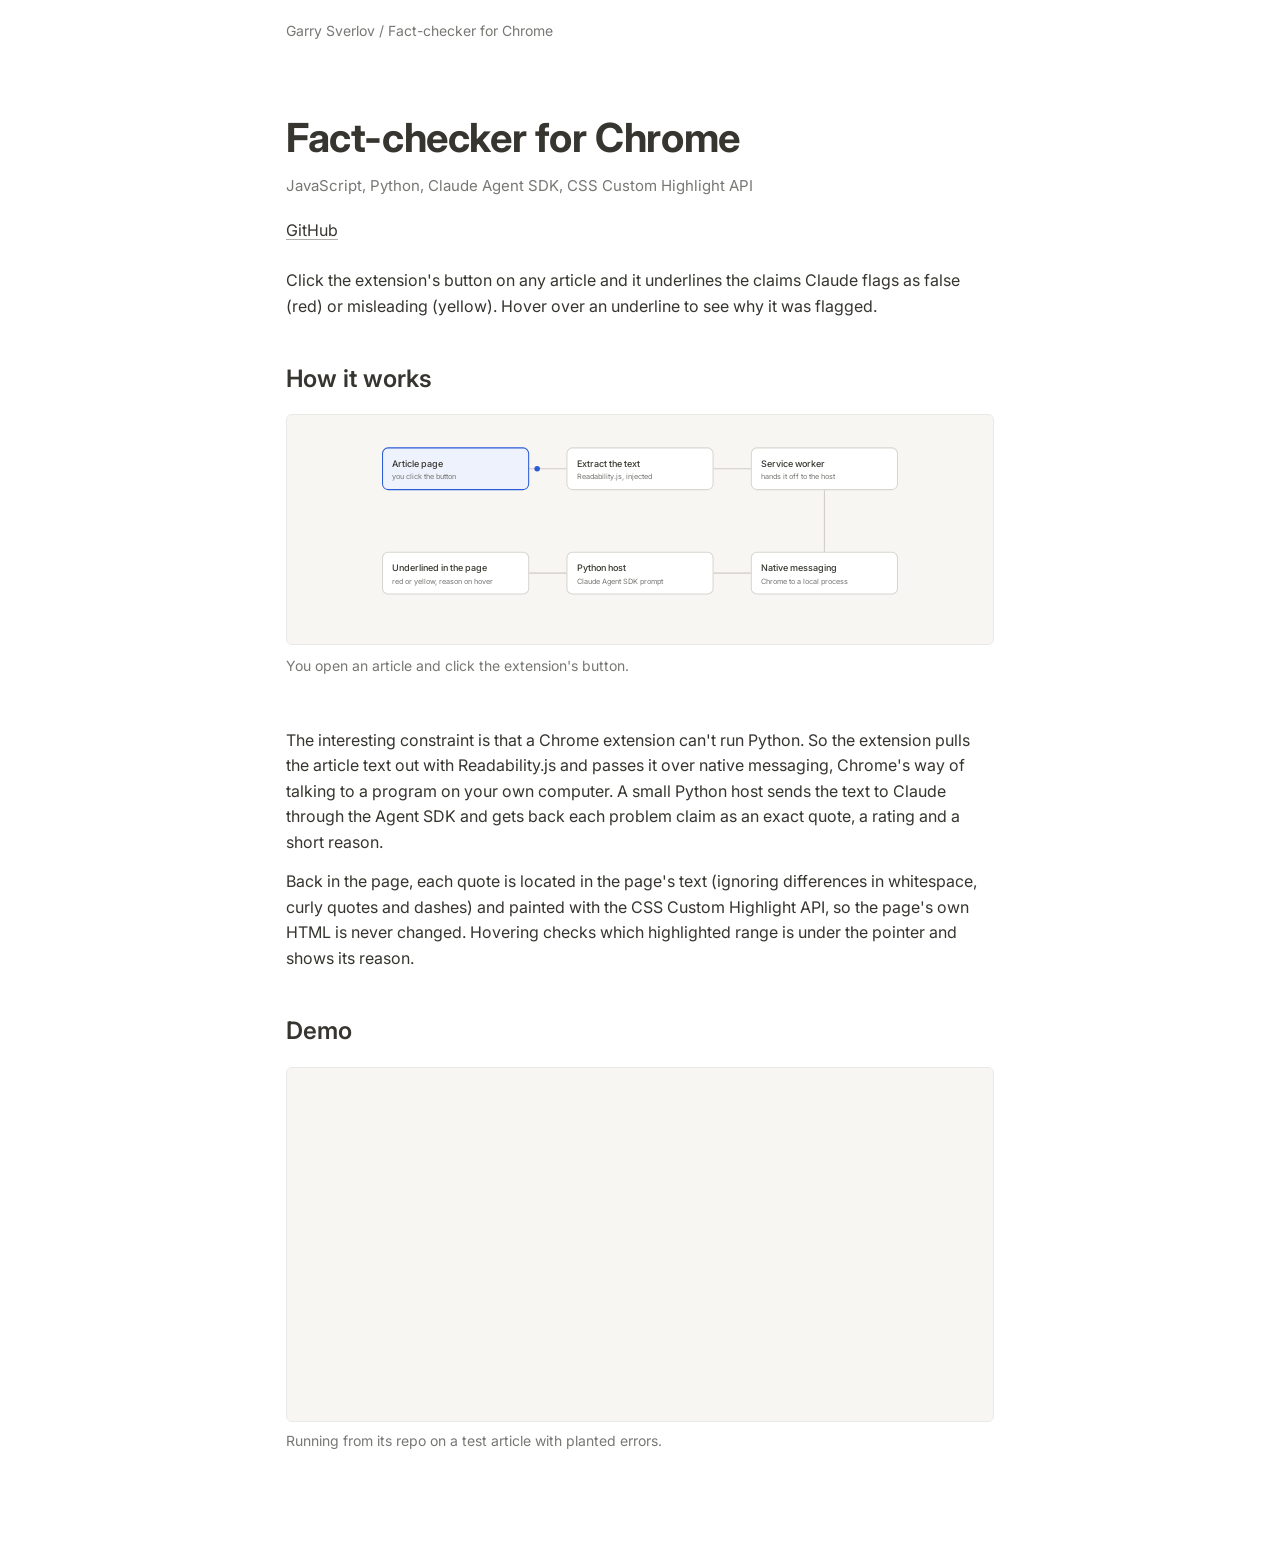
<file: projects/fact-checker.html>
<!doctype html>
<html lang="en">
<head>
<meta charset="utf-8">
<meta name="viewport" content="width=device-width, initial-scale=1, viewport-fit=cover">
<title>Fact-checker for Chrome - Garry Sverlov</title>
<link rel="preconnect" href="https://fonts.googleapis.com">
<link rel="preconnect" href="https://fonts.gstatic.com" crossorigin>
<link href="https://fonts.googleapis.com/css2?family=Inter:wght@400;500;600;700&display=swap" rel="stylesheet">
<link rel="stylesheet" href="../style.css">
</head>
<body>
<main class="page">
  <div class="crumb"><a href="../">Garry Sverlov</a> / Fact-checker for Chrome</div>

  <h1>Fact-checker for Chrome</h1>
  <p class="meta">JavaScript, Python, Claude Agent SDK, CSS Custom Highlight API</p>
  <div class="links"><a href="https://github.com/gsverlov/factcheck-extension">GitHub</a></div>

  <p>Click the extension's button on any article and it underlines the claims Claude flags as false (red) or misleading (yellow). Hover over an underline to see why it was flagged.</p>

  <h2>How it works</h2>
  <figure>
    <div class="diagram-wrap"><div class="diagram"><svg id="fc-svg" viewBox="0 0 980 300" role="img" aria-label="Article page, Readability.js extracts the text, the service worker sends it over native messaging to a Python host that asks Claude, and flagged claims are underlined in the page."></svg></div></div>
    <p class="diagram-cap" id="fc-cap"></p>
  </figure>
  <p>The interesting constraint is that a Chrome extension can't run Python. So the extension pulls the article text out with Readability.js and passes it over native messaging, Chrome's way of talking to a program on your own computer. A small Python host sends the text to Claude through the Agent SDK and gets back each problem claim as an exact quote, a rating and a short reason.</p>
  <p>Back in the page, each quote is located in the page's text (ignoring differences in whitespace, curly quotes and dashes) and painted with the CSS Custom Highlight API, so the page's own HTML is never changed. Hovering checks which highlighted range is under the pointer and shows its reason.</p>

  <h2>Demo</h2>
  <figure class="clip">
    <video src="../media/factcheck-demo.mp4" autoplay muted loop playsinline preload="metadata" aria-label="Fact-checker: four claims get red and yellow underlines, hovering shows each reason"></video>
    <figcaption>Running from its repo on a test article with planted errors.</figcaption>
  </figure>
</main>
<script src="../diagrams.js"></script>
<script>
  flowDiagram("fc", {
    loop: 10,
    nodes: [
      { id: "a", x: 120, y: 30, w: 210, t: "Article page", s: "you click the button", on: 0.2, off: 1.5 },
      { id: "b", x: 385, y: 30, w: 210, t: "Extract the text", s: "Readability.js, injected", on: 1.5, off: 2.8 },
      { id: "c", x: 650, y: 30, w: 210, t: "Service worker", s: "hands it off to the host", on: 2.8, off: 4.1 },
      { id: "d", x: 650, y: 180, w: 210, t: "Native messaging", s: "Chrome to a local process", on: 4.1, off: 5.4 },
      { id: "e", x: 385, y: 180, w: 210, t: "Python host", s: "Claude Agent SDK prompt", on: 5.4, off: 6.7 },
      { id: "f", x: 120, y: 180, w: 210, t: "Underlined in the page", s: "red or yellow, reason on hover", on: 6.7 }
    ],
    edges: [
      { from: "a", to: "b", s: 0.9, e: 1.5 }, { from: "b", to: "c", s: 2.2, e: 2.8 },
      { from: "c", to: "d", s: 3.5, e: 4.1, down: true },
      { from: "d", to: "e", s: 4.8, e: 5.4 }, { from: "e", to: "f", s: 6.1, e: 6.7 }
    ],
    caps: [
      [0, "You open an article and click the extension's button."],
      [1.5, "Readability.js is injected into the page and pulls out just the article text."],
      [2.8, "The extension's service worker passes it on, because a Chrome extension can't run Python itself."],
      [4.1, "Native messaging carries the text out of Chrome to a small Python program on your computer."],
      [5.4, "The Python host sends the article to Claude through the Agent SDK, asking only for false or misleading claims."],
      [6.7, "Claude returns each claim's exact quote, a red or yellow rating and a reason, and the extension underlines it in the page with the reason on hover."]
    ],
    still: "Readability.js pulls the article text, the service worker sends it over native messaging to a local Python host, Claude returns each false or misleading claim, and the extension underlines it in the page with the reason on hover."
  });
  if (window.matchMedia && window.matchMedia("(prefers-reduced-motion: reduce)").matches) {
    document.querySelectorAll("video").forEach((v) => { v.removeAttribute("autoplay"); v.pause(); v.controls = true; });
  }
</script>
<script>
  // Open every page at the top, even if the browser tries to restore an old scroll position.
  if ("scrollRestoration" in history) history.scrollRestoration = "manual";
  window.scrollTo(0, 0);
  window.addEventListener("load", () => {
    if (location.hash) return;
    window.scrollTo(0, 0);
    // In an embedded preview the outer page scrolls, so ask it to bring the top into view too.
    const top = document.body;
    try { top.scrollIntoView({ block: "start" }); } catch (_) {}
  });
</script>
</body>
</html>
</file>
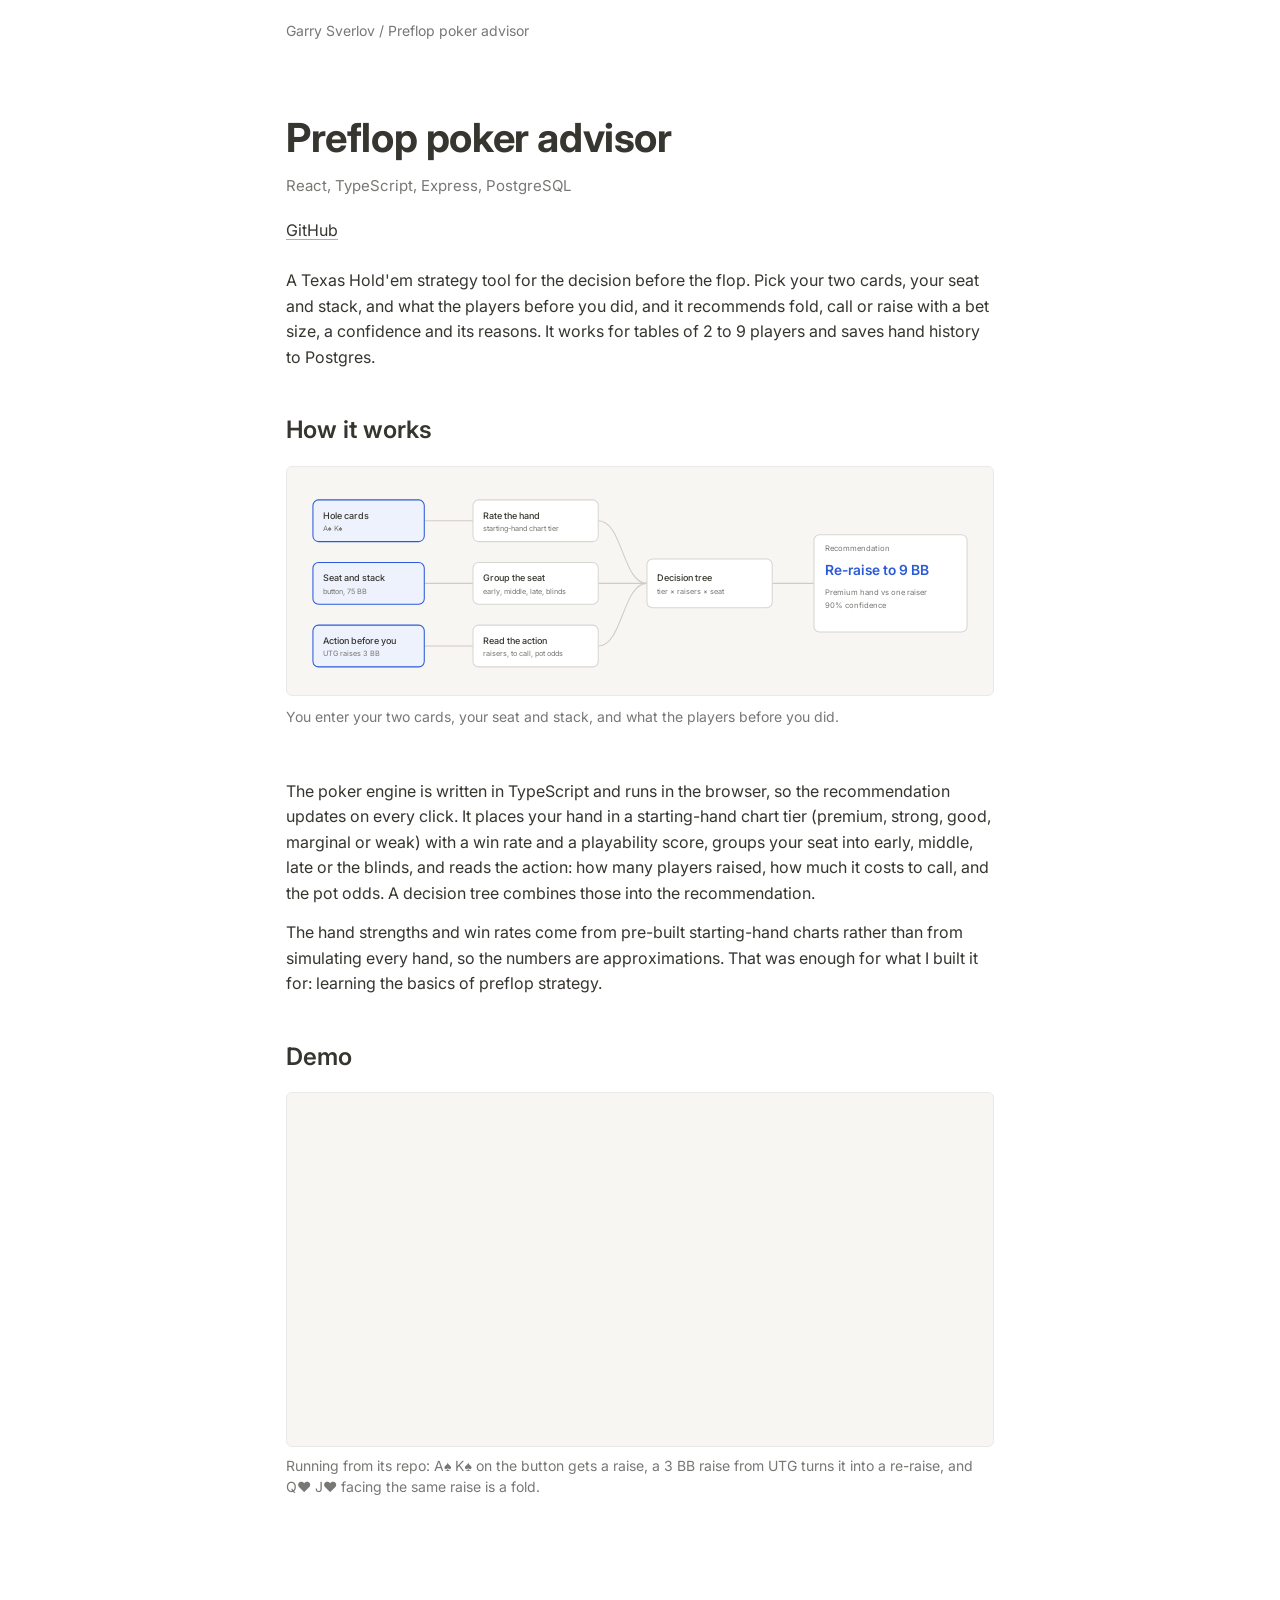
<file: projects/poker-advisor.html>
<!doctype html>
<html lang="en">
<head>
<meta charset="utf-8">
<meta name="viewport" content="width=device-width, initial-scale=1, viewport-fit=cover">
<title>Preflop Poker Advisor - Garry Sverlov</title>
<link rel="preconnect" href="https://fonts.googleapis.com">
<link rel="preconnect" href="https://fonts.gstatic.com" crossorigin>
<link href="https://fonts.googleapis.com/css2?family=Inter:wght@400;500;600;700&display=swap" rel="stylesheet">
<link rel="stylesheet" href="../style.css">
</head>
<body>
<main class="page">
  <div class="crumb"><a href="../">Garry Sverlov</a> / Preflop poker advisor</div>

  <h1>Preflop poker advisor</h1>
  <p class="meta">React, TypeScript, Express, PostgreSQL</p>
  <div class="links"><a href="https://github.com/gsverlov/PreflopPoker2">GitHub</a></div>

  <p>A Texas Hold'em strategy tool for the decision before the flop. Pick your two cards, your seat and stack, and what the players before you did, and it recommends fold, call or raise with a bet size, a confidence and its reasons. It works for tables of 2 to 9 players and saves hand history to Postgres.</p>

  <h2>How it works</h2>
  <figure>
    <div class="diagram-wrap"><div class="diagram"><svg id="pk-svg" viewBox="0 0 980 300" role="img" aria-label="Hole cards, seat and stack, and prior action feed three checks: rate the hand, group the seat, read the action. A decision tree combines them into a recommendation."></svg></div></div>
    <p class="diagram-cap" id="pk-cap"></p>
  </figure>
  <p>The poker engine is written in TypeScript and runs in the browser, so the recommendation updates on every click. It places your hand in a starting-hand chart tier (premium, strong, good, marginal or weak) with a win rate and a playability score, groups your seat into early, middle, late or the blinds, and reads the action: how many players raised, how much it costs to call, and the pot odds. A decision tree combines those into the recommendation.</p>
  <p>The hand strengths and win rates come from pre-built starting-hand charts rather than from simulating every hand, so the numbers are approximations. That was enough for what I built it for: learning the basics of preflop strategy.</p>

  <h2>Demo</h2>
  <figure class="clip">
    <video src="../media/poker-demo.mp4" autoplay muted loop playsinline preload="metadata" aria-label="Poker advisor: A-K suited, a raise before you, then Q-J suited"></video>
    <figcaption>Running from its repo: A♠ K♠ on the button gets a raise, a 3 BB raise from UTG turns it into a re-raise, and Q♥ J♥ facing the same raise is a fold.</figcaption>
  </figure>
</main>
<script src="../diagrams.js"></script>
<script>
  flowDiagram("pk", {
    loop: 9.5,
    nodes: [
      { id: "i1", x: 20, y: 30, w: 160, t: "Hole cards", s: "A♠ K♠", on: 0.2, off: 1.8 },
      { id: "i2", x: 20, y: 120, w: 160, t: "Seat and stack", s: "button, 75 BB", on: 0.2, off: 1.8 },
      { id: "i3", x: 20, y: 210, w: 160, t: "Action before you", s: "UTG raises 3 BB", on: 0.2, off: 1.8 },
      { id: "p1", x: 250, y: 30, w: 180, t: "Rate the hand", s: "starting-hand chart tier", on: 1.8, off: 3.6 },
      { id: "p2", x: 250, y: 120, w: 180, t: "Group the seat", s: "early, middle, late, blinds", on: 1.8, off: 3.6 },
      { id: "p3", x: 250, y: 210, w: 180, t: "Read the action", s: "raisers, to call, pot odds", on: 1.8, off: 3.6 },
      { id: "d", x: 500, y: 115, w: 180, h: 70, t: "Decision tree", s: "tier × raisers × seat", on: 3.6, off: 5.2 },
      { id: "o", x: 740, y: 80, w: 220, h: 140, on: 5.2, lines: [
        { text: "Recommendation", cls: "muted", size: 11, gap: 34 },
        { text: "Re-raise to 9 BB", size: 20, weight: 600, accent: true, gap: 28 },
        { text: "Premium hand vs one raiser", cls: "muted", size: 11, gap: 20 },
        { text: "90% confidence", cls: "muted", size: 11 }
      ] }
    ],
    edges: [
      { from: "i1", to: "p1", s: 1.2, e: 1.8 }, { from: "i2", to: "p2", s: 1.2, e: 1.8 }, { from: "i3", to: "p3", s: 1.2, e: 1.8 },
      { from: "p1", to: "d", s: 3.0, e: 3.6 }, { from: "p2", to: "d", s: 3.0, e: 3.6 }, { from: "p3", to: "d", s: 3.0, e: 3.6 },
      { from: "d", to: "o", s: 4.6, e: 5.2 }
    ],
    caps: [
      [0, "You enter your two cards, your seat and stack, and what the players before you did."],
      [1.8, "The engine places the hand in a starting-hand chart tier, groups your seat, and counts raisers, the amount to call and the pot odds."],
      [3.6, "A decision tree combines hand tier, number of raisers and position."],
      [5.2, "It returns an action, a bet size, a confidence and its reasons, recalculated in the browser on every click."]
    ],
    still: "Your cards, seat, stack and the action before you go through three checks (hand tier, seat group, raisers and pot odds), and a decision tree turns them into an action, bet size, confidence and reasons."
  });
  if (window.matchMedia && window.matchMedia("(prefers-reduced-motion: reduce)").matches) {
    document.querySelectorAll("video").forEach((v) => { v.removeAttribute("autoplay"); v.pause(); v.controls = true; });
  }
</script>
<script>
  // Open every page at the top, even if the browser tries to restore an old scroll position.
  if ("scrollRestoration" in history) history.scrollRestoration = "manual";
  window.scrollTo(0, 0);
  window.addEventListener("load", () => {
    if (location.hash) return;
    window.scrollTo(0, 0);
    // In an embedded preview the outer page scrolls, so ask it to bring the top into view too.
    const top = document.body;
    try { top.scrollIntoView({ block: "start" }); } catch (_) {}
  });
</script>
</body>
</html>
</file>
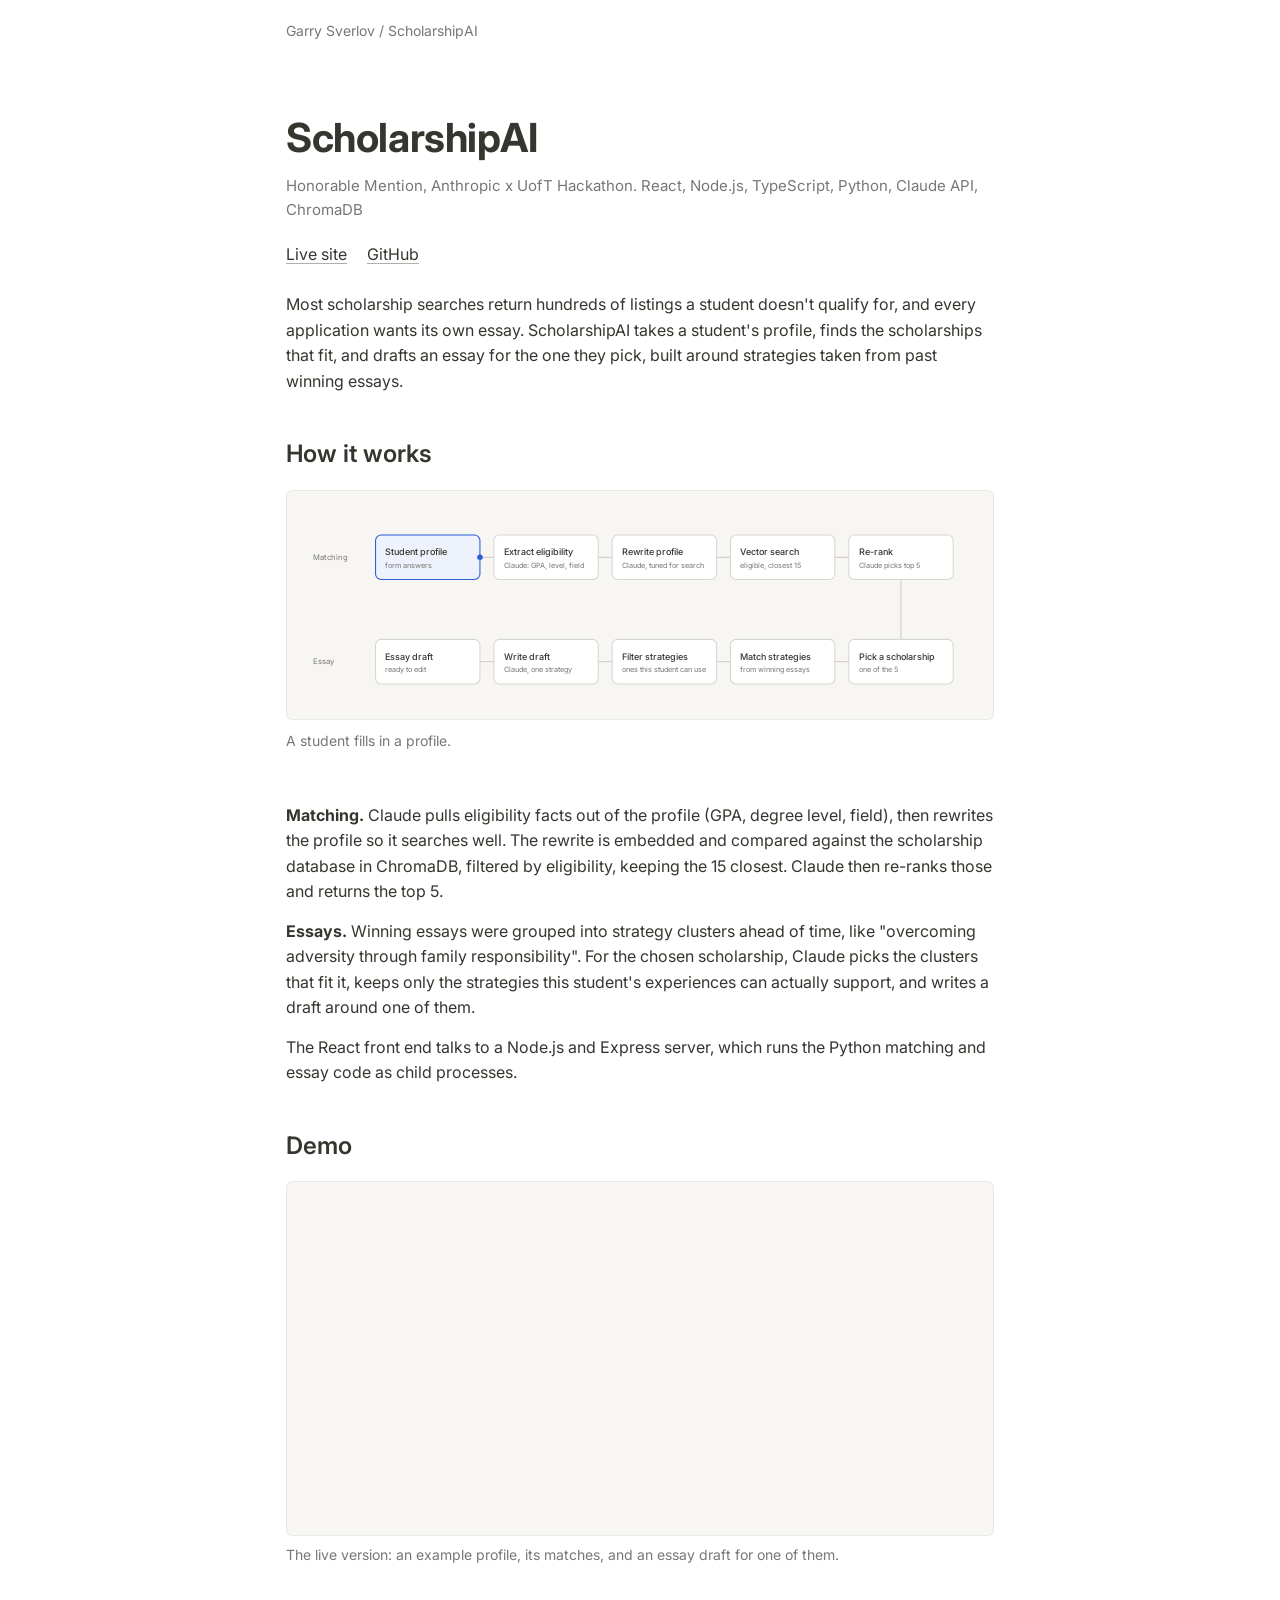
<file: projects/scholarshipai.html>
<!doctype html>
<html lang="en">
<head>
<meta charset="utf-8">
<meta name="viewport" content="width=device-width, initial-scale=1, viewport-fit=cover">
<title>ScholarshipAI - Garry Sverlov</title>
<link rel="preconnect" href="https://fonts.googleapis.com">
<link rel="preconnect" href="https://fonts.gstatic.com" crossorigin>
<link href="https://fonts.googleapis.com/css2?family=Inter:wght@400;500;600;700&display=swap" rel="stylesheet">
<link rel="stylesheet" href="../style.css">
</head>
<body>
<main class="page">
  <div class="crumb"><a href="../">Garry Sverlov</a> / ScholarshipAI</div>

  <h1>ScholarshipAI</h1>
  <p class="meta">Honorable Mention, Anthropic x UofT Hackathon. React, Node.js, TypeScript, Python, Claude API, ChromaDB</p>
  <div class="links"><a href="https://scholarship-ai--garriksv3.replit.app/">Live site</a><a href="https://github.com/gsverlov/scholarship-hackathon">GitHub</a></div>

  <p>Most scholarship searches return hundreds of listings a student doesn't qualify for, and every application wants its own essay. ScholarshipAI takes a student's profile, finds the scholarships that fit, and drafts an essay for the one they pick, built around strategies taken from past winning essays.</p>

  <h2>How it works</h2>
  <figure>
    <div class="diagram-wrap"><div class="diagram"><svg id="sa-svg" viewBox="0 0 980 300" role="img" aria-label="Matching: profile, extract eligibility, rewrite profile, vector search keeps 15, re-rank to 5. Essay: pick a scholarship, match strategies, filter strategies, write draft."></svg></div></div>
    <p class="diagram-cap" id="sa-cap"></p>
  </figure>
  <p><strong>Matching.</strong> Claude pulls eligibility facts out of the profile (GPA, degree level, field), then rewrites the profile so it searches well. The rewrite is embedded and compared against the scholarship database in ChromaDB, filtered by eligibility, keeping the 15 closest. Claude then re-ranks those and returns the top 5.</p>
  <p><strong>Essays.</strong> Winning essays were grouped into strategy clusters ahead of time, like "overcoming adversity through family responsibility". For the chosen scholarship, Claude picks the clusters that fit it, keeps only the strategies this student's experiences can actually support, and writes a draft around one of them.</p>
  <p>The React front end talks to a Node.js and Express server, which runs the Python matching and essay code as child processes.</p>

  <h2>Demo</h2>
  <figure class="clip">
    <video src="../media/scholarshipai-demo.mp4" autoplay muted loop playsinline preload="metadata" aria-label="ScholarshipAI: example profile, matches, essay draft"></video>
    <figcaption>The live version: an example profile, its matches, and an essay draft for one of them.</figcaption>
  </figure>
</main>
<script src="../diagrams.js"></script>
<script>
  const W = 150, TOP = 46, BOT = 196;
  flowDiagram("sa", {
    loop: 15,
    labels: [{ x: 20, y: 82, text: "Matching" }, { x: 20, y: 232, text: "Essay" }],
    nodes: [
      { id: "a1", x: 110, y: TOP, w: W, h: 64, t: "Student profile", s: "form answers", on: 0.3, off: 1.7 },
      { id: "a2", x: 280, y: TOP, w: W, h: 64, t: "Extract eligibility", s: "Claude: GPA, level, field", on: 1.7, off: 3.1 },
      { id: "a3", x: 450, y: TOP, w: W, h: 64, t: "Rewrite profile", s: "Claude, tuned for search", on: 3.1, off: 4.5 },
      { id: "a4", x: 620, y: TOP, w: W, h: 64, t: "Vector search", s: "eligible, closest 15", on: 4.5, off: 6.0 },
      { id: "a5", x: 790, y: TOP, w: W, h: 64, t: "Re-rank", s: "Claude picks top 5", on: 6.0, off: 7.6 },
      { id: "b1", x: 790, y: BOT, w: W, h: 64, t: "Pick a scholarship", s: "one of the 5", on: 7.6, off: 9.0 },
      { id: "b2", x: 620, y: BOT, w: W, h: 64, t: "Match strategies", s: "from winning essays", on: 9.0, off: 10.4 },
      { id: "b3", x: 450, y: BOT, w: W, h: 64, t: "Filter strategies", s: "ones this student can use", on: 10.4, off: 11.8 },
      { id: "b4", x: 280, y: BOT, w: W, h: 64, t: "Write draft", s: "Claude, one strategy", on: 11.8, off: 13.0 },
      { id: "b5", x: 110, y: BOT, w: W, h: 64, t: "Essay draft", s: "ready to edit", on: 13.0 }
    ],
    edges: [
      { from: "a1", to: "a2", s: 1.1, e: 1.7 }, { from: "a2", to: "a3", s: 2.5, e: 3.1 }, { from: "a3", to: "a4", s: 3.9, e: 4.5 },
      { from: "a4", to: "a5", s: 5.4, e: 6.0 }, { from: "a5", to: "b1", s: 7.0, e: 7.6, down: true },
      { from: "b1", to: "b2", s: 8.4, e: 9.0 }, { from: "b2", to: "b3", s: 9.8, e: 10.4 }, { from: "b3", to: "b4", s: 11.2, e: 11.8 },
      { from: "b4", to: "b5", s: 12.4, e: 13.0 }
    ],
    caps: [
      [0, "A student fills in a profile."],
      [1.7, "Claude pulls out eligibility facts like GPA, degree level and field, then rewrites the profile so it searches well."],
      [4.5, "The profile is embedded and searched against the scholarship database, filtered by eligibility, keeping the closest 15."],
      [6.0, "Claude re-ranks those 15 and returns the top 5."],
      [7.6, "The student picks one, and the essay side starts."],
      [9.0, "Claude matches the scholarship to essay strategies mined from past winning essays, then keeps the ones this student can actually use."],
      [11.8, "Claude writes the draft around one of those strategies."]
    ],
    still: "Claude pulls eligibility facts from the profile and rewrites it for search. Vector search keeps the 15 closest eligible scholarships and Claude re-ranks them to 5. For the chosen one, Claude matches essay strategies mined from winning essays, keeps the ones the student can use, and writes the draft."
  });
  if (window.matchMedia && window.matchMedia("(prefers-reduced-motion: reduce)").matches) {
    document.querySelectorAll("video").forEach((v) => { v.removeAttribute("autoplay"); v.pause(); v.controls = true; });
  }
</script>
<script>
  // Open every page at the top, even if the browser tries to restore an old scroll position.
  if ("scrollRestoration" in history) history.scrollRestoration = "manual";
  window.scrollTo(0, 0);
  window.addEventListener("load", () => {
    if (location.hash) return;
    window.scrollTo(0, 0);
    // In an embedded preview the outer page scrolls, so ask it to bring the top into view too.
    const top = document.body;
    try { top.scrollIntoView({ block: "start" }); } catch (_) {}
  });
</script>
</body>
</html>
</file>
<file: style.css>
/* Layout: one 708px column, like a plain document. White, Inter, links underlined. */
:root {
  --bg: #ffffff;
  --text: #37352f;
  --muted: #787774;
  --line: #e9e9e7;
  --surface: #f7f6f3;
  --accent: #2b5bd7;
  --accent-soft: #eef2fd;
  --done: #b7c3e6;
  --font: "Inter", "Helvetica Neue", Helvetica, Arial, sans-serif;
  color-scheme: light;
}
* { box-sizing: border-box; }
html { -webkit-text-size-adjust: 100%; }
body {
  margin: 0;
  background: var(--bg);
  color: var(--text);
  font-family: var(--font);
  font-size: 16px;
  line-height: 1.6;
}
.page {
  max-width: 740px;
  margin: 0 auto;
  padding-block: 1rem 5rem;
  padding-left: max(16px, env(safe-area-inset-left, 0px));
  padding-right: max(16px, env(safe-area-inset-right, 0px));
}
.crumb { font-size: 14px; color: var(--muted); padding: 0.25rem 0 0; }
.crumb a { color: var(--muted); text-decoration: none; }
.crumb a:hover { color: var(--text); }

h1 { font-size: 40px; line-height: 1.2; font-weight: 700; margin: 4.5rem 0 1.5rem; letter-spacing: -0.01em; text-wrap: balance; }
h2 { font-size: 24px; line-height: 1.3; font-weight: 600; margin: 2.75rem 0 0.75rem; text-wrap: balance; }
h3 { font-size: 20px; line-height: 1.3; font-weight: 600; margin: 2rem 0 0.5rem; }
p { margin: 0 0 0.85rem; }
ul { margin: 0 0 1rem; padding-left: 1.4rem; }
li { margin: 0.2rem 0; }
a { color: inherit; text-decoration: underline; text-decoration-color: rgba(55, 53, 47, 0.4); text-underline-offset: 3px; }
a:hover { text-decoration-color: currentColor; }
a:focus-visible { outline: 2px solid var(--accent); outline-offset: 2px; border-radius: 3px; }
.muted { color: var(--muted); }

/* Work history / education: one line each */
.lines { list-style: none; padding: 0; margin: 0 0 1rem; }
.lines li { margin: 0.25rem 0; }

/* Photo slot (replace the div with an <img> when the photo is ready) */
.photo { margin: 1.5rem 0 0.5rem; }
.photo img { display: block; width: 100%; max-width: 560px; height: auto; margin: 0 auto; border-radius: 6px; }
.photo-slot { display: block; width: 100%; aspect-ratio: 3 / 2; border-radius: 4px; }
.photo-slot {
  display: grid; place-items: center;
  background: var(--surface); border: 1px dashed #d3d1cb; color: var(--muted); font-size: 14px;
}

/* Project cards on the home page: big thumbnails, like video thumbnails */
.cards { display: grid; grid-template-columns: repeat(2, minmax(0, 1fr)); gap: 2rem 1.25rem; margin-top: 1rem; }
.card { min-width: 0; }
.thumb {
  position: relative; display: block; overflow: hidden;
  aspect-ratio: 16 / 10; border-radius: 10px;
  border: 1px solid var(--line); background: #1d1d1f;
  box-shadow: 0 1px 2px rgba(15, 15, 15, 0.06);
  transition: box-shadow .2s ease, transform .2s ease;
}
.thumb video, .thumb img { display: block; width: 100%; height: 100%; object-fit: cover; transition: transform .35s ease; }
.thumb::after {
  content: ""; position: absolute; inset: 0;
  background: linear-gradient(to top, rgba(0,0,0,.35), rgba(0,0,0,0) 45%);
  opacity: .7; transition: opacity .2s ease; pointer-events: none;
}
.thumb:hover, .thumb:focus-visible { transform: translateY(-2px); box-shadow: 0 10px 24px rgba(15, 15, 15, 0.16); }
.thumb:hover video, .thumb:hover img { transform: scale(1.04); }
.thumb:hover::after { opacity: 1; }
.badge {
  position: absolute; right: 8px; bottom: 8px; z-index: 1;
  padding: 2px 7px; border-radius: 4px;
  background: rgba(0, 0, 0, 0.78); color: #fff;
  font-size: 12px; font-weight: 600; letter-spacing: .01em;
}
.thumb-placeholder {
  display: grid; place-items: center; width: 100%; height: 100%;
  background: #1d1d1f; color: #a3a3a3; font-size: 14px;
}
.card-title { display: block; margin-top: 0.7rem; font-weight: 600; font-size: 17px; line-height: 1.35; text-decoration: none; }
.card-title:hover { text-decoration: underline; }
.card p { margin: 0.25rem 0 0.4rem; font-size: 15px; line-height: 1.5; }
.proj-links { display: flex; flex-wrap: wrap; gap: 0.25rem 1rem; font-size: 14px; color: var(--muted); }
.proj-links a { color: var(--muted); }
@media (prefers-reduced-motion: reduce) {
  .thumb, .thumb video, .thumb img { transition: none; }
  .thumb:hover { transform: none; }
  .thumb:hover video, .thumb:hover img { transform: none; }
}
@media (max-width: 560px) {
  .cards { grid-template-columns: minmax(0, 1fr); }
  h1 { font-size: 34px; margin-top: 3rem; }
}

/* Project pages */
.meta { color: var(--muted); font-size: 15px; margin: -0.75rem 0 1.25rem; }
.links { display: flex; flex-wrap: wrap; gap: 0.25rem 1.25rem; margin: 0 0 1.5rem; }
figure { margin: 1.25rem 0 1.75rem; min-width: 0; }
figcaption { color: var(--muted); font-size: 14px; line-height: 1.5; margin-top: 0.5rem; }
.clip video { display: block; width: 100%; height: auto; border: 1px solid var(--line); border-radius: 6px; background: var(--surface); }
.clip.tall video { width: auto; max-width: 100%; max-height: 560px; }
.pair { display: flex; flex-wrap: wrap; gap: 1.25rem; align-items: flex-start; margin: 1.25rem 0 1.75rem; }
.pair figure { margin: 0; flex: 0 0 auto; }
.pair .clip video { width: 100%; max-height: none; }
.pair .w-linear { width: 384px; }
.pair .w-gym { width: 230px; }
@media (max-width: 660px) {
  .pair .w-linear { width: 100%; }
  .pair .w-gym { width: 70%; }
}

/* Screenshot pairs */
.shots { display: grid; grid-template-columns: 1fr 1fr; gap: 0.75rem; align-items: start; }
.shots img { display: block; width: 100%; height: auto; border: 1px solid var(--line); border-radius: 6px; background: #121212; }
.shots figcaption { grid-column: 1 / -1; margin-top: 0; }
.shots.one { grid-template-columns: minmax(0, 340px); }
@media (max-width: 560px) { .shots { grid-template-columns: 1fr; } }

/* Diagrams */
.diagram-wrap { overflow-x: auto; border: 1px solid var(--line); border-radius: 6px; background: var(--surface); }
.diagram { min-width: 660px; padding: 0.75rem 0.75rem 0.5rem; }
.diagram svg { width: 100%; height: auto; display: block; }
.diagram svg text { font-family: var(--font); fill: var(--text); }
.diagram .muted { fill: var(--muted); }
.diagram .box { fill: #ffffff; stroke: #d8d6d0; stroke-width: 1.5; transition: fill .25s, stroke .25s; }
.diagram .on .box { fill: var(--accent-soft); stroke: var(--accent); }
.diagram .done .box { stroke: var(--done); }
.diagram .edge { fill: none; stroke: #cfccc5; stroke-width: 1.5; }
.diagram .dot { fill: var(--accent); }
.diagram .bar-bg { fill: #ecebe8; }
.diagram .bar { fill: var(--accent); }
.diagram .chip { fill: var(--accent-soft); stroke: var(--accent); stroke-width: 1; }
.diagram .chip-t { fill: var(--accent); font-size: 10px; }
.diagram .check { fill: none; stroke: var(--accent); stroke-width: 2; stroke-linecap: round; stroke-linejoin: round; }
.diagram .app-fill { fill: #e4e2dd; }
.diagram-cap { margin: 0.6rem 0 0; min-height: 3.2em; color: var(--muted); font-size: 14px; line-height: 1.5; }

/* Placeholder for a video that isn't ready yet */
.video-slot {
  display: grid; place-items: center; aspect-ratio: 16 / 9; width: 100%;
  background: var(--surface); border: 1px dashed #d3d1cb; border-radius: 6px;
  color: var(--muted); font-size: 14px;
}

/* Code blocks and UML images */
code { font-family: "SFMono-Regular", Menlo, Consolas, "Liberation Mono", monospace; font-size: 0.88em; background: var(--surface); padding: 0.1em 0.35em; border-radius: 4px; }
pre { margin: 0.75rem 0 1.5rem; padding: 1rem 1.1rem; overflow-x: auto; background: #f7f6f3; border: 1px solid var(--line); border-radius: 6px; line-height: 1.5; }
pre code { background: none; padding: 0; font-size: 13px; color: #37352f; }
.uml img { display: block; max-width: 100%; height: auto; border: 1px solid var(--line); border-radius: 6px; background: #fff; }
.uml:not(.wide) img { max-height: 520px; width: auto; }
</file>
